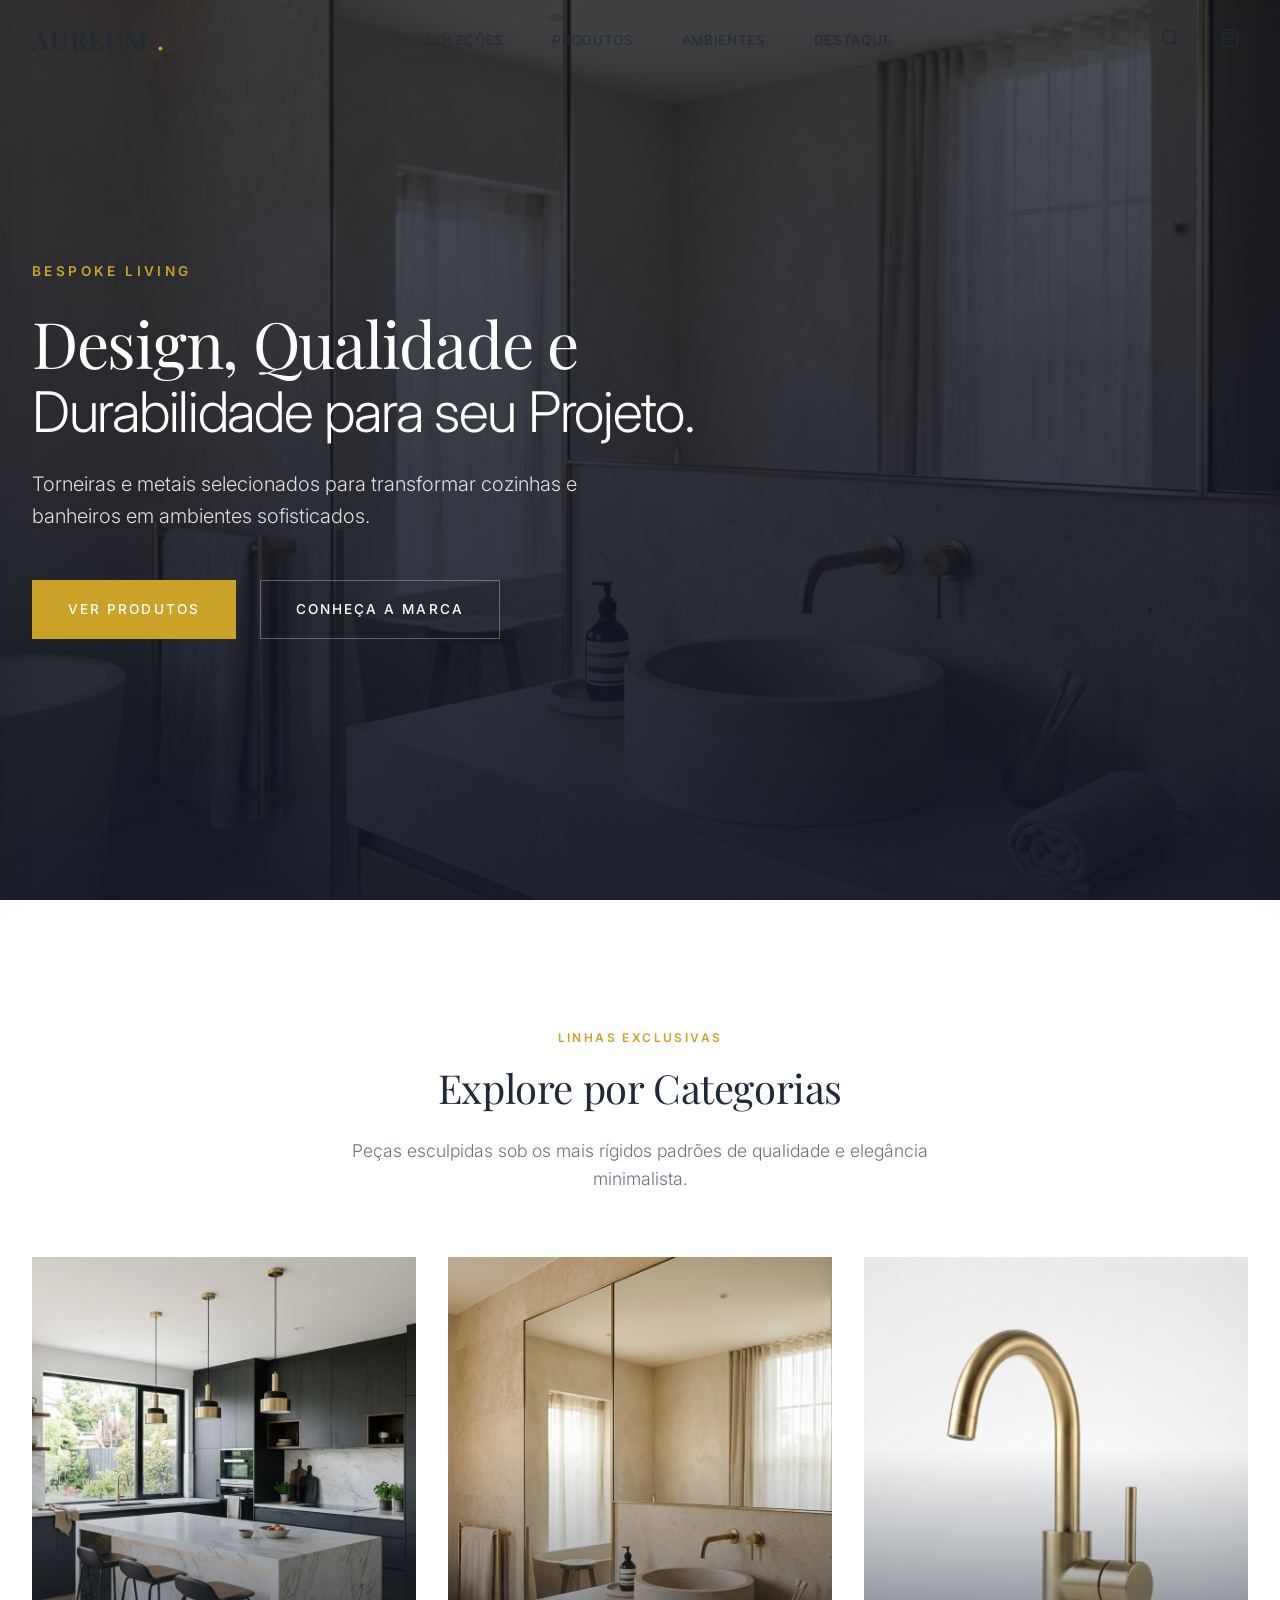
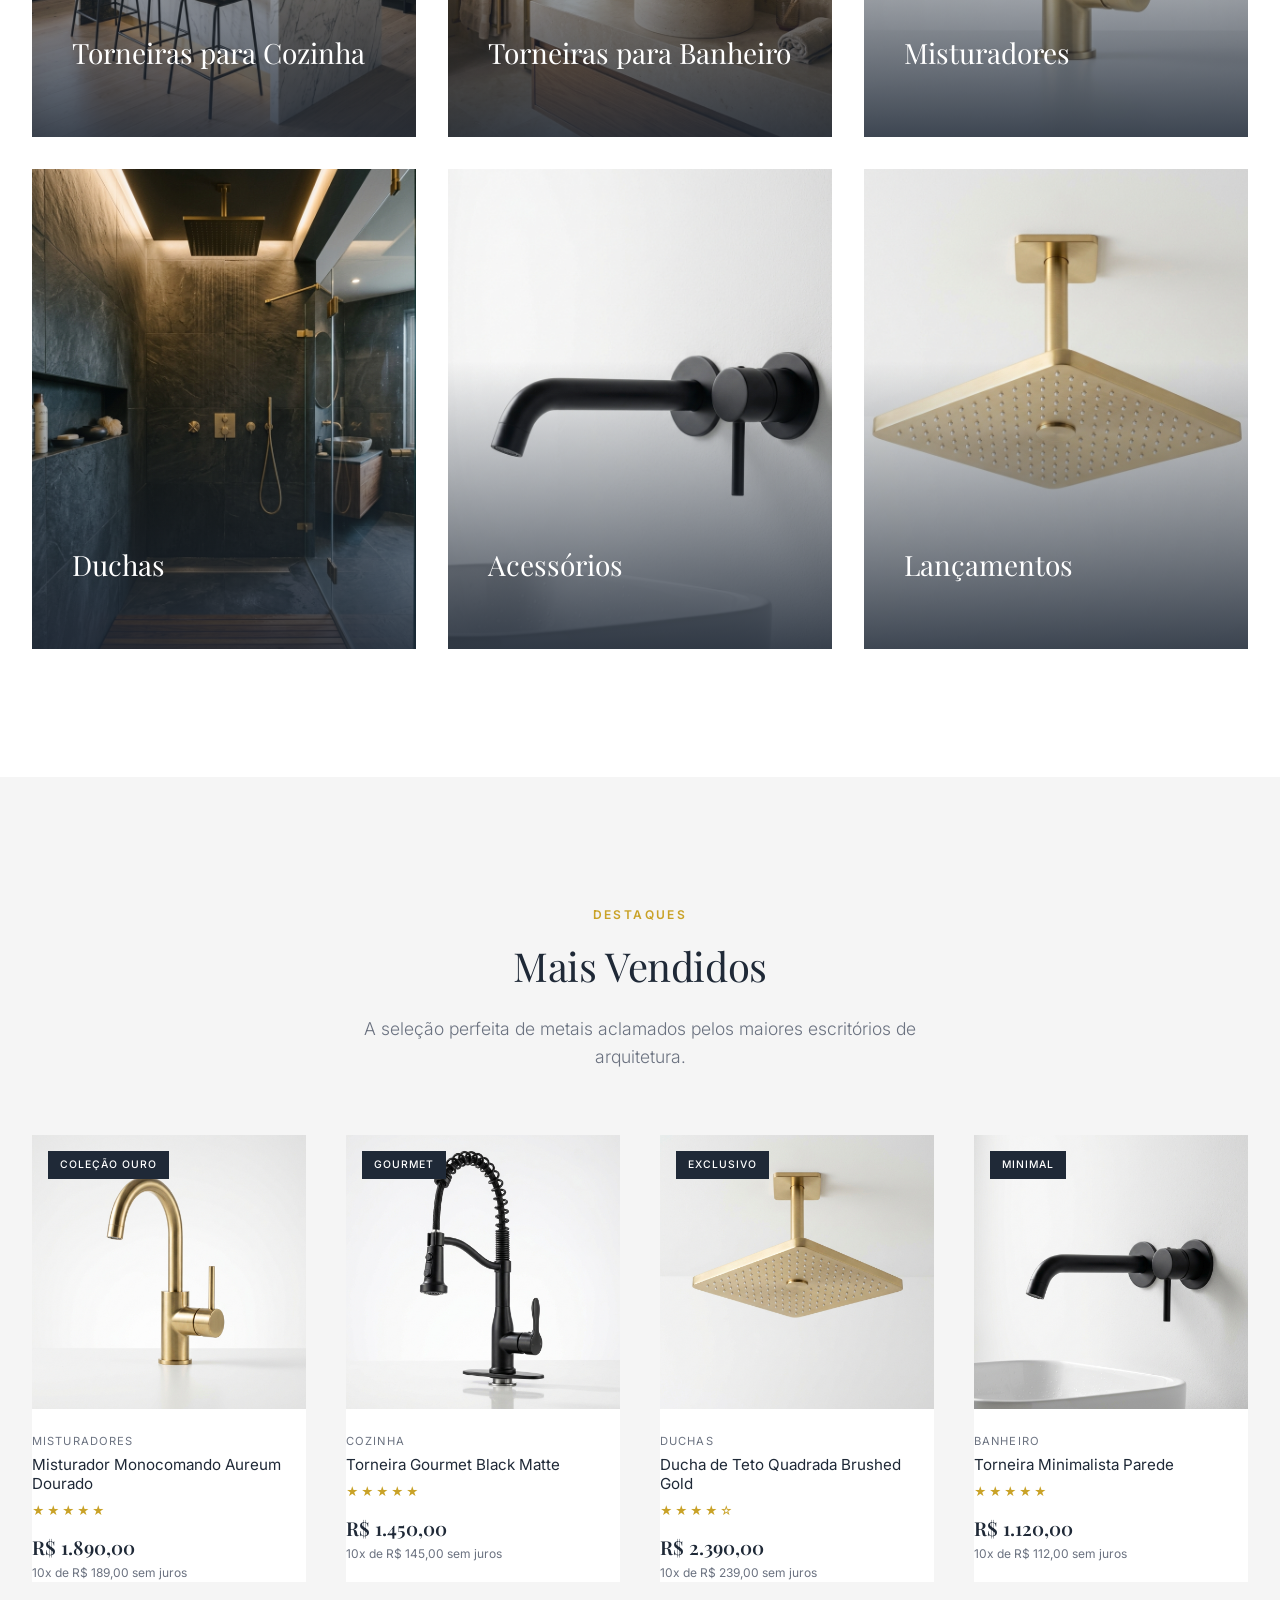
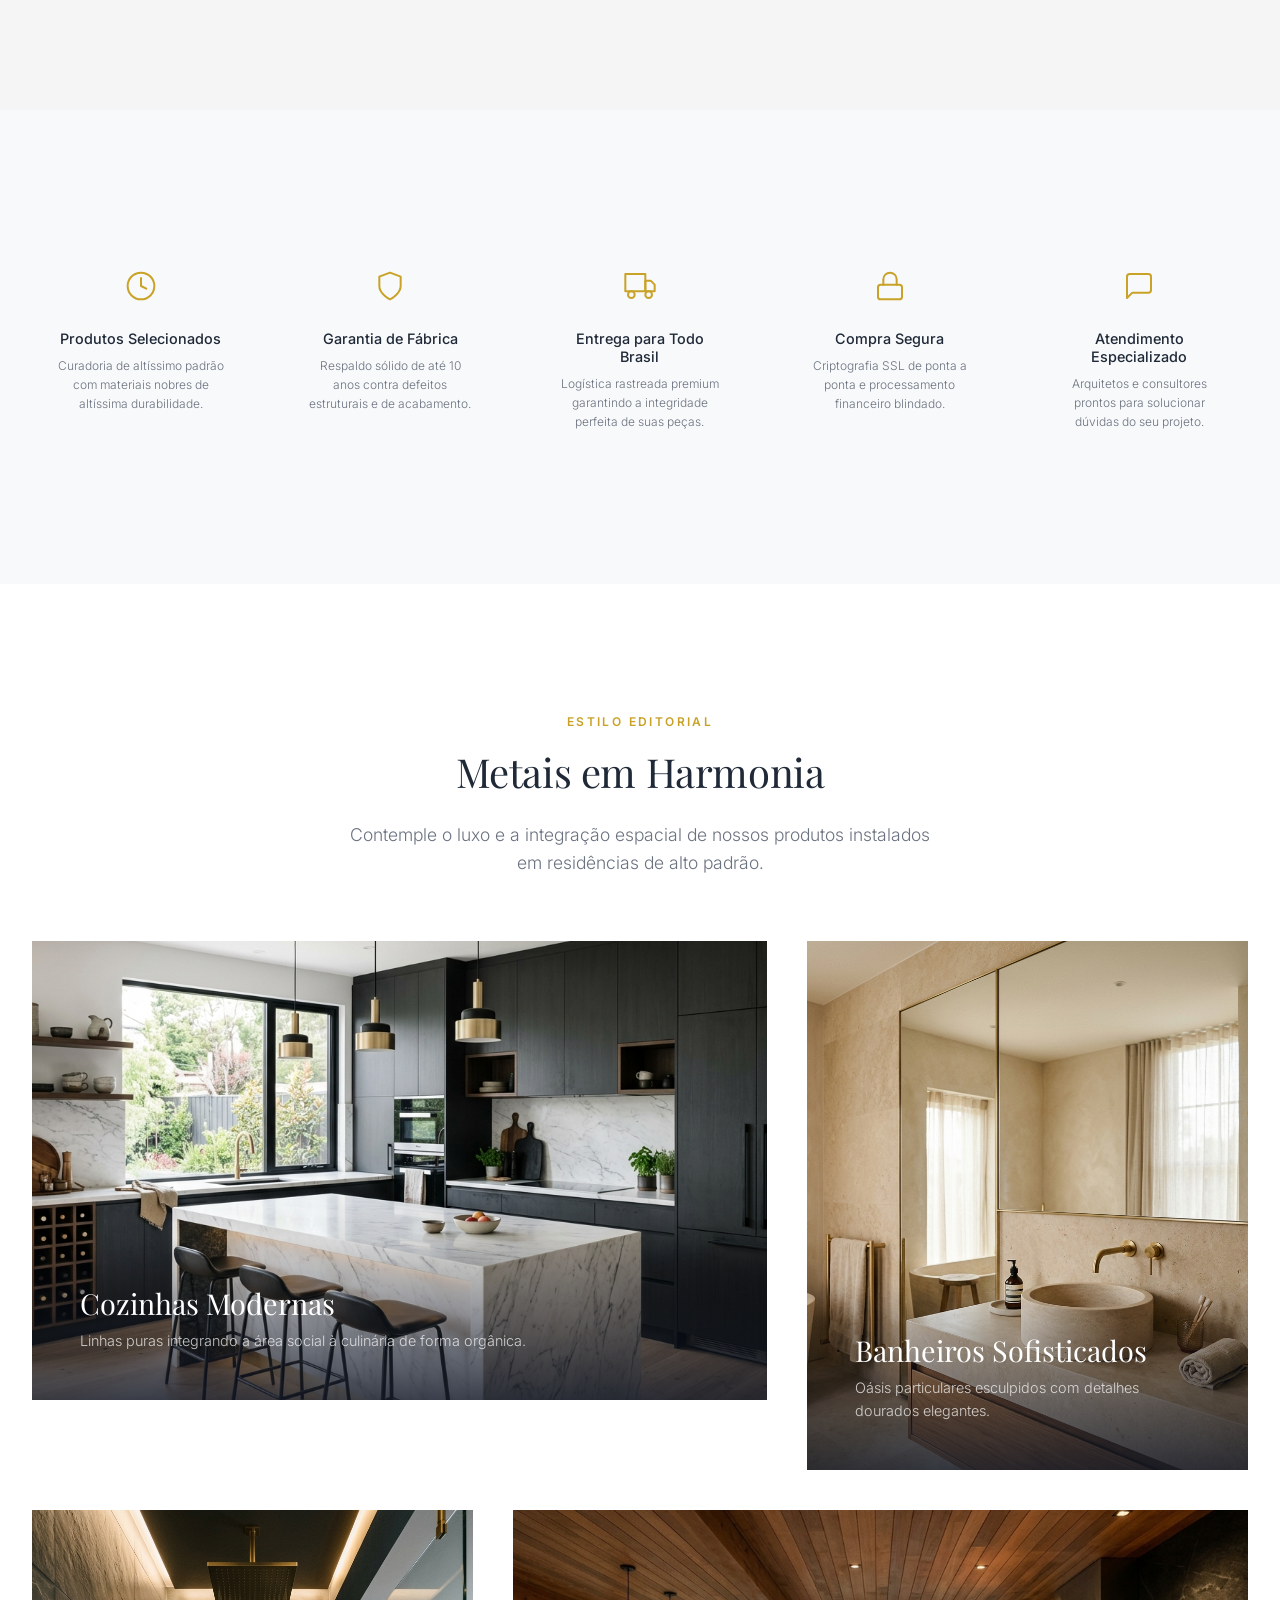
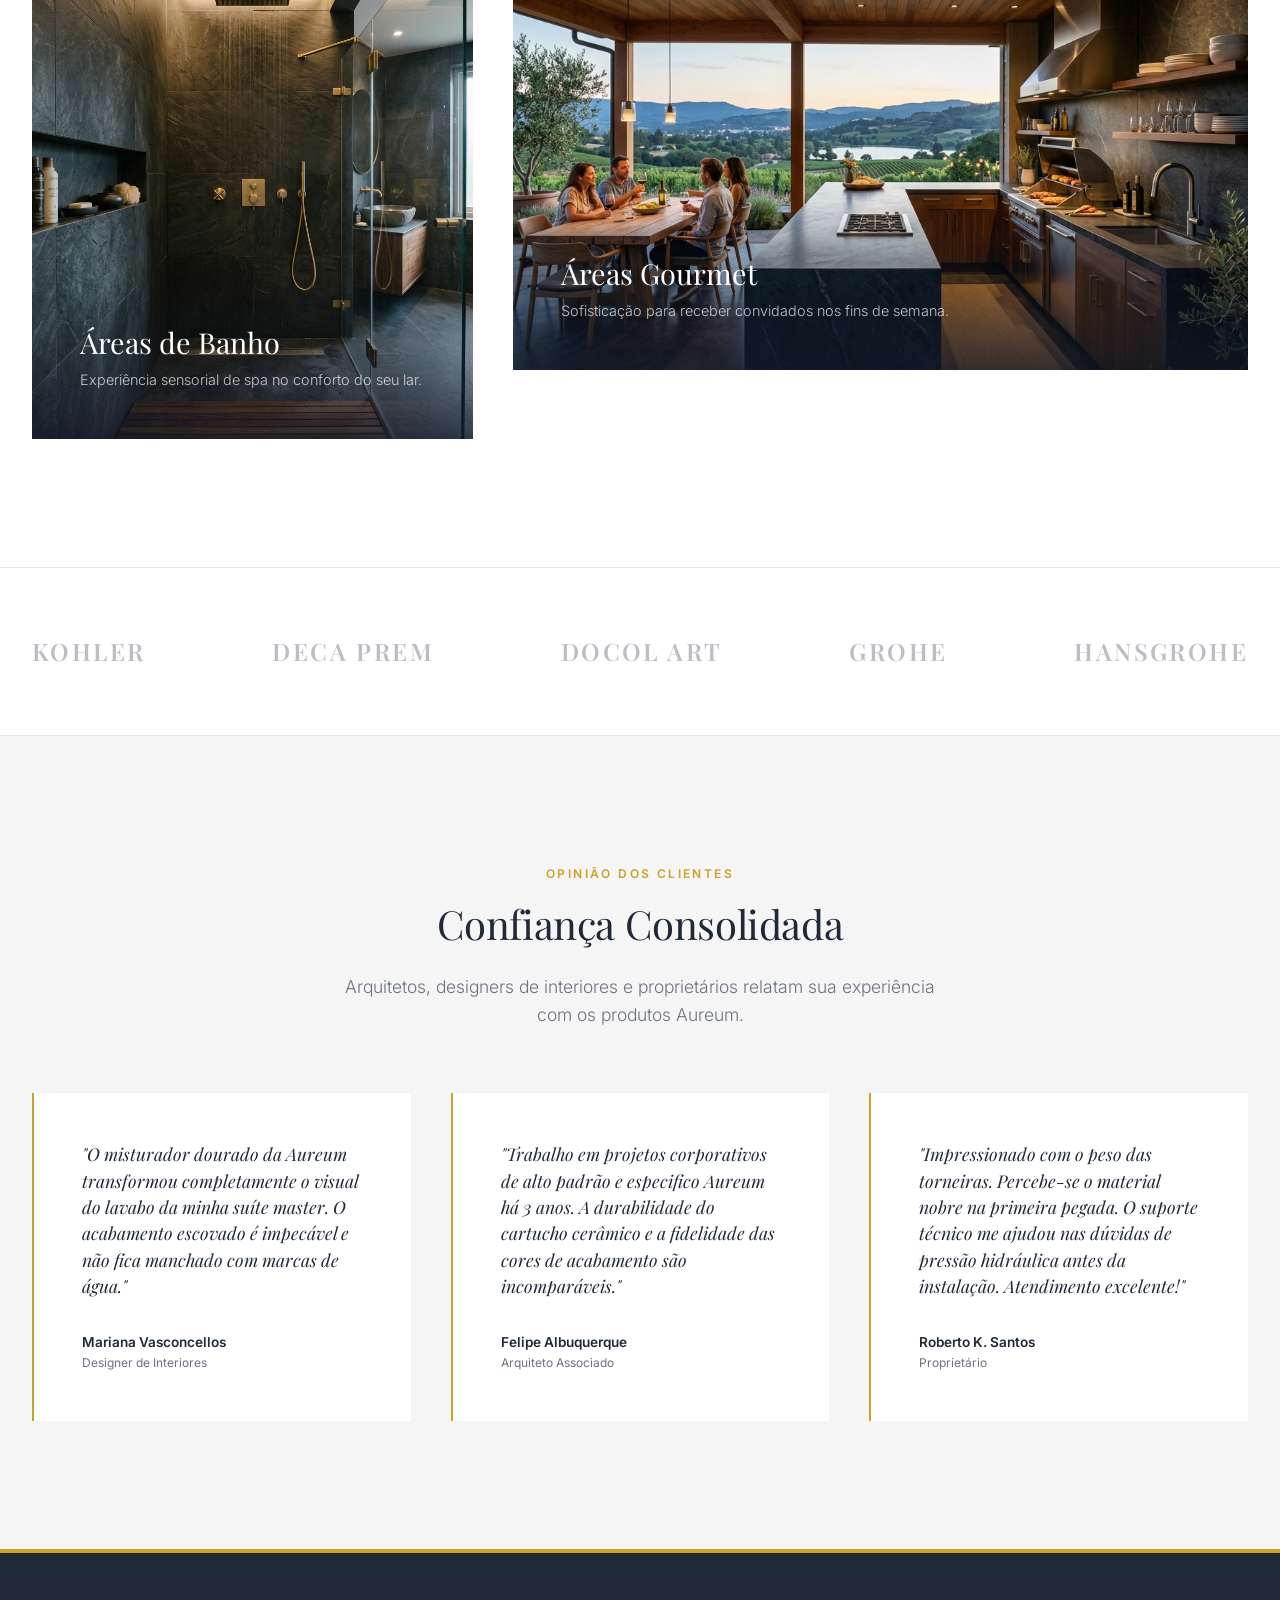
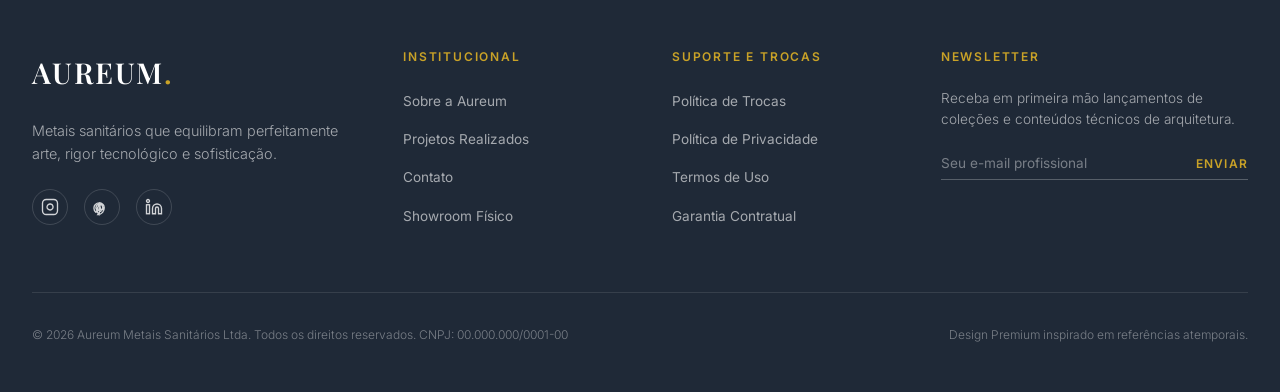
<file: index.html>
<!DOCTYPE html>
<html lang="pt-BR">
<head>
  <meta charset="UTF-8">
  <meta name="viewport" content="width=device-width, initial-scale=1.0">
  <meta name="description" content="Aureum Metais - E-commerce premium de torneiras, misturadores, duchas e acessórios de luxo para banheiros e cozinhas sofisticadas.">
  <title>Aureum Metais | Design e Sofisticação em Metais Sanitários</title>
  <link rel="stylesheet" href="css/style.css">
</head>
<body>

  <!-- --- TOAST NOTIFICATIONS CONTAINER --- -->
  <div id="toast-container" class="toast-container"></div>

  <!-- --- HEADER / NAVIGATION BAR --- -->
  <header>
    <div class="container">
      <!-- Mobile Hamburger -->
      <a href="#" class="menu-toggle" id="menu-toggle">
        <span></span>
        <span></span>
        <span></span>
      </a>

      <!-- Brand Logo -->
      <a href="index.html" class="logo" id="logo-brand">
        AUREUM<span>.</span>
      </a>

      <!-- Menu Items -->
      <ul class="nav-links">
        <li><a href="index.html#categorias">Coleções</a></li>
        <li><a href="index.html#produtos">Produtos</a></li>
        <li><a href="index.html#ambientes">Ambientes</a></li>
        <li><a href="produto.html">Destaque</a></li>
      </ul>

      <!-- Action Utilities -->
      <div class="header-actions">
        <!-- Search Button (Icon Mockup) -->
        <button class="header-btn" id="search-btn" aria-label="Pesquisar">
          <svg width="20" height="20" viewBox="0 0 24 24" fill="none" stroke="currentColor" stroke-width="1.8" stroke-linecap="round" stroke-linejoin="round"><circle cx="11" cy="11" r="8"></circle><line x1="21" y1="21" x2="16.65" y2="16.65"></line></svg>
        </button>
        <!-- Shopping Cart Icon -->
        <button class="header-btn" id="cart-toggle-btn" aria-label="Abrir Sacola">
          <svg width="20" height="20" viewBox="0 0 24 24" fill="none" stroke="currentColor" stroke-width="1.8" stroke-linecap="round" stroke-linejoin="round"><path d="M6 2L3 6v14a2 2 0 0 0 2 2h14a2 2 0 0 0 2-2V6l-3-4z"></path><line x1="3" y1="6" x2="21" y2="6"></line><path d="M16 10a4 4 0 0 1-8 0"></path></svg>
          <span class="cart-count" id="cart-count-nav" style="display: none;">0</span>
        </button>
      </div>
    </div>
  </header>

  <!-- --- MAIN HERO HERO SECTION --- -->
  <section class="hero" id="hero">
    <div class="hero-bg">
      <img src="img/hero_ambient.png" alt="Ambiente sofisticado com metais sanitários Aureum">
    </div>
    <div class="hero-overlay"></div>
    <div class="container">
      <div class="hero-content">
        <span class="hero-subtitle">Bespoke Living</span>
        <h1>Design, Qualidade e<span>Durabilidade para seu Projeto.</span></h1>
        <p>Torneiras e metais selecionados para transformar cozinhas e banheiros em ambientes sofisticados.</p>
        <div class="btn-group">
          <a href="#produtos" class="btn btn-primary" id="hero-cta-shop">Ver Produtos</a>
          <a href="#ambientes" class="btn btn-outline" id="hero-cta-brand">Conheça a Marca</a>
        </div>
      </div>
    </div>
  </section>

  <!-- --- CATEGORIES GRID SECTION --- -->
  <section class="section-spacing" id="categorias" style="background-color: var(--color-bg-white);">
    <div class="container">
      <div class="text-center">
        <span class="section-badge">Linhas Exclusivas</span>
        <h2 class="section-title">Explore por Categorias</h2>
        <p class="section-subtitle">Peças esculpidas sob os mais rígidos padrões de qualidade e elegância minimalista.</p>
      </div>

      <div class="categories-grid">
        <!-- Kitchen -->
        <a href="#produtos" class="category-card" id="cat-kitchen">
          <img src="img/cat_cozinha.png" alt="Torneiras para Cozinha" class="category-img">
          <div class="category-overlay">
            <h3>Torneiras para Cozinha</h3>
            <span>Ver Coleção <svg width="12" height="12" viewBox="0 0 24 24" fill="none" stroke="currentColor" stroke-width="2" stroke-linecap="round" stroke-linejoin="round" style="margin-left: 4px;"><line x1="5" y1="12" x2="19" y2="12"></line><polyline points="12 5 19 12 12 19"></polyline></svg></span>
          </div>
        </a>

        <!-- Bathroom -->
        <a href="#produtos" class="category-card" id="cat-bathroom">
          <img src="img/cat_banheiro.png" alt="Torneiras para Banheiro" class="category-img">
          <div class="category-overlay">
            <h3>Torneiras para Banheiro</h3>
            <span>Ver Coleção <svg width="12" height="12" viewBox="0 0 24 24" fill="none" stroke="currentColor" stroke-width="2" stroke-linecap="round" stroke-linejoin="round" style="margin-left: 4px;"><line x1="5" y1="12" x2="19" y2="12"></line><polyline points="12 5 19 12 12 19"></polyline></svg></span>
          </div>
        </a>

        <!-- Mixers -->
        <a href="#produtos" class="category-card" id="cat-mixers">
          <img src="img/cat_misturador.png" alt="Misturadores de Metal" class="category-img">
          <div class="category-overlay">
            <h3>Misturadores</h3>
            <span>Ver Coleção <svg width="12" height="12" viewBox="0 0 24 24" fill="none" stroke="currentColor" stroke-width="2" stroke-linecap="round" stroke-linejoin="round" style="margin-left: 4px;"><line x1="5" y1="12" x2="19" y2="12"></line><polyline points="12 5 19 12 12 19"></polyline></svg></span>
          </div>
        </a>

        <!-- Showers -->
        <a href="#produtos" class="category-card" id="cat-showers">
          <img src="img/cat_ducha.png" alt="Duchas Premium" class="category-img">
          <div class="category-overlay">
            <h3>Duchas</h3>
            <span>Ver Coleção <svg width="12" height="12" viewBox="0 0 24 24" fill="none" stroke="currentColor" stroke-width="2" stroke-linecap="round" stroke-linejoin="round" style="margin-left: 4px;"><line x1="5" y1="12" x2="19" y2="12"></line><polyline points="12 5 19 12 12 19"></polyline></svg></span>
          </div>
        </a>

        <!-- Accessories -->
        <a href="#produtos" class="category-card" id="cat-accessories">
          <img src="img/cat_acessorios.png" alt="Acessórios de Luxo" class="category-img">
          <div class="category-overlay">
            <h3>Acessórios</h3>
            <span>Ver Coleção <svg width="12" height="12" viewBox="0 0 24 24" fill="none" stroke="currentColor" stroke-width="2" stroke-linecap="round" stroke-linejoin="round" style="margin-left: 4px;"><line x1="5" y1="12" x2="19" y2="12"></line><polyline points="12 5 19 12 12 19"></polyline></svg></span>
          </div>
        </a>

        <!-- New arrivals -->
        <a href="#produtos" class="category-card" id="cat-new">
          <img src="img/cat_lancamentos.png" alt="Novos Lançamentos" class="category-img">
          <div class="category-overlay">
            <h3>Lançamentos</h3>
            <span>Ver Coleção <svg width="12" height="12" viewBox="0 0 24 24" fill="none" stroke="currentColor" stroke-width="2" stroke-linecap="round" stroke-linejoin="round" style="margin-left: 4px;"><line x1="5" y1="12" x2="19" y2="12"></line><polyline points="12 5 19 12 12 19"></polyline></svg></span>
          </div>
        </a>
      </div>
    </div>
  </section>

  <!-- --- FEATURED BEST SELLERS SECTION --- -->
  <section class="section-spacing" id="produtos" style="background-color: var(--color-bg-light);">
    <div class="container">
      <div class="text-center">
        <span class="section-badge">Destaques</span>
        <h2 class="section-title">Mais Vendidos</h2>
        <p class="section-subtitle">A seleção perfeita de metais aclamados pelos maiores escritórios de arquitetura.</p>
      </div>

      <div class="products-grid">
        <!-- Product 1 -->
        <div class="product-card" id="prod-1">
          <div class="product-image-container">
            <span class="product-badge">Coleção Ouro</span>
            <a href="produto.html"><img src="img/prod_misturador_dourado.png" alt="Misturador Monocomando Aureum Dourado" class="product-img"></a>
            <div class="product-actions">
              <button class="btn-buy-card" onclick="addToCartGlobal('prod_gold_mixer', 'Misturador Monocomando Aureum', 1890, 'img/prod_misturador_dourado.png', 'Dourado Escovado')">Comprar</button>
            </div>
          </div>
          <div class="product-info">
            <span class="product-category">Misturadores</span>
            <a href="produto.html"><h3 class="product-name">Misturador Monocomando Aureum Dourado</h3></a>
            <div class="product-rating">
              <span>★</span><span>★</span><span>★</span><span>★</span><span>★</span>
            </div>
            <div class="product-price-container">
              <span class="product-price">R$ 1.890,00</span>
              <span class="product-installments">10x de R$ 189,00 sem juros</span>
            </div>
          </div>
        </div>

        <!-- Product 2 -->
        <div class="product-card" id="prod-2">
          <div class="product-image-container">
            <span class="product-badge">Gourmet</span>
            <a href="produto.html"><img src="img/prod_gourmet_black.png" alt="Torneira Gourmet Black Matte" class="product-img"></a>
            <div class="product-actions">
              <button class="btn-buy-card" onclick="addToCartGlobal('prod_gourmet_black', 'Torneira Gourmet Black Matte', 1450, 'img/prod_gourmet_black.png', 'Black Matte')">Comprar</button>
            </div>
          </div>
          <div class="product-info">
            <span class="product-category">Cozinha</span>
            <a href="produto.html"><h3 class="product-name">Torneira Gourmet Black Matte</h3></a>
            <div class="product-rating">
              <span>★</span><span>★</span><span>★</span><span>★</span><span>★</span>
            </div>
            <div class="product-price-container">
              <span class="product-price">R$ 1.450,00</span>
              <span class="product-installments">10x de R$ 145,00 sem juros</span>
            </div>
          </div>
        </div>

        <!-- Product 3 -->
        <div class="product-card" id="prod-3">
          <div class="product-image-container">
            <span class="product-badge">Exclusivo</span>
            <a href="produto.html"><img src="img/prod_ducha_quadrada.png" alt="Ducha de Teto Quadrada Brushed Gold" class="product-img"></a>
            <div class="product-actions">
              <button class="btn-buy-card" onclick="addToCartGlobal('prod_shower_gold', 'Ducha de Teto Quadrada', 2390, 'img/prod_ducha_quadrada.png', 'Brushed Gold')">Comprar</button>
            </div>
          </div>
          <div class="product-info">
            <span class="product-category">Duchas</span>
            <a href="produto.html"><h3 class="product-name">Ducha de Teto Quadrada Brushed Gold</h3></a>
            <div class="product-rating">
              <span>★</span><span>★</span><span>★</span><span>★</span><span>☆</span>
            </div>
            <div class="product-price-container">
              <span class="product-price">R$ 2.390,00</span>
              <span class="product-installments">10x de R$ 239,00 sem juros</span>
            </div>
          </div>
        </div>

        <!-- Product 4 -->
        <div class="product-card" id="prod-4">
          <div class="product-image-container">
            <span class="product-badge">Minimal</span>
            <a href="produto.html"><img src="img/prod_torneira_parede.png" alt="Torneira Minimalista de Parede Black" class="product-img"></a>
            <div class="product-actions">
              <button class="btn-buy-card" onclick="addToCartGlobal('prod_wall_black', 'Torneira Minimalista Parede', 1120, 'img/prod_torneira_parede.png', 'Black Matte')">Comprar</button>
            </div>
          </div>
          <div class="product-info">
            <span class="product-category">Banheiro</span>
            <a href="produto.html"><h3 class="product-name">Torneira Minimalista Parede</h3></a>
            <div class="product-rating">
              <span>★</span><span>★</span><span>★</span><span>★</span><span>★</span>
            </div>
            <div class="product-price-container">
              <span class="product-price">R$ 1.120,00</span>
              <span class="product-installments">10x de R$ 112,00 sem juros</span>
            </div>
          </div>
        </div>
      </div>
    </div>
  </section>

  <!-- --- DIFFERENTIALS SECTION --- -->
  <section class="section-spacing differentials" id="diferenciais">
    <div class="container">
      <div class="differentials-grid">
        <!-- Diff 1 -->
        <div class="differential-card" id="diff-1">
          <div class="differential-icon">
            <svg width="32" height="32" viewBox="0 0 24 24" fill="none" stroke="currentColor" stroke-width="1.5" stroke-linecap="round" stroke-linejoin="round"><circle cx="12" cy="12" r="10"></circle><polyline points="12 6 12 12 16 14"></polyline></svg>
          </div>
          <h4>Produtos Selecionados</h4>
          <p>Curadoria de altíssimo padrão com materiais nobres de altíssima durabilidade.</p>
        </div>

        <!-- Diff 2 -->
        <div class="differential-card" id="diff-2">
          <div class="differential-icon">
            <svg width="32" height="32" viewBox="0 0 24 24" fill="none" stroke="currentColor" stroke-width="1.5" stroke-linecap="round" stroke-linejoin="round"><path d="M12 22s8-4 8-10V5l-8-3-8 3v7c0 6 8 10 8 10z"></path></svg>
          </div>
          <h4>Garantia de Fábrica</h4>
          <p>Respaldo sólido de até 10 anos contra defeitos estruturais e de acabamento.</p>
        </div>

        <!-- Diff 3 -->
        <div class="differential-card" id="diff-3">
          <div class="differential-icon">
            <svg width="32" height="32" viewBox="0 0 24 24" fill="none" stroke="currentColor" stroke-width="1.5" stroke-linecap="round" stroke-linejoin="round"><rect x="1" y="3" width="15" height="13"></rect><polygon points="16 8 20 8 23 11 23 16 16 16 16 8"></polygon><circle cx="5.5" cy="18.5" r="2.5"></circle><circle cx="18.5" cy="18.5" r="2.5"></circle></svg>
          </div>
          <h4>Entrega para Todo Brasil</h4>
          <p>Logística rastreada premium garantindo a integridade perfeita de suas peças.</p>
        </div>

        <!-- Diff 4 -->
        <div class="differential-card" id="diff-4">
          <div class="differential-icon">
            <svg width="32" height="32" viewBox="0 0 24 24" fill="none" stroke="currentColor" stroke-width="1.5" stroke-linecap="round" stroke-linejoin="round"><rect x="3" y="11" width="18" height="11" rx="2" ry="2"></rect><path d="M7 11V7a5 5 0 0 1 10 0v4"></path></svg>
          </div>
          <h4>Compra Segura</h4>
          <p>Criptografia SSL de ponta a ponta e processamento financeiro blindado.</p>
        </div>

        <!-- Diff 5 -->
        <div class="differential-card" id="diff-5">
          <div class="differential-icon">
            <svg width="32" height="32" viewBox="0 0 24 24" fill="none" stroke="currentColor" stroke-width="1.5" stroke-linecap="round" stroke-linejoin="round"><path d="M21 15a2 2 0 0 1-2 2H7l-4 4V5a2 2 0 0 1 2-2h14a2 2 0 0 1 2 2z"></path></svg>
          </div>
          <h4>Atendimento Especializado</h4>
          <p>Arquitetos e consultores prontos para solucionar dúvidas do seu projeto.</p>
        </div>
      </div>
    </div>
  </section>

  <!-- --- EDITORIAL ENVIRONMENTS GALLERY --- -->
  <section class="section-spacing" id="ambientes" style="background-color: var(--color-bg-white);">
    <div class="container">
      <div class="text-center">
        <span class="section-badge">Estilo Editorial</span>
        <h2 class="section-title">Metais em Harmonia</h2>
        <p class="section-subtitle">Contemple o luxo e a integração espacial de nossos produtos instalados em residências de alto padrão.</p>
      </div>

      <!-- Grid Row 1 -->
      <div class="ambients-grid">
        <div class="ambient-card" id="env-1">
          <img src="img/env_kitchen.png" alt="Cozinha Gourmet Moderna" class="ambient-img">
          <div class="ambient-info">
            <h3>Cozinhas Modernas</h3>
            <p>Linhas puras integrando a área social à culinária de forma orgânica.</p>
          </div>
        </div>
        <div class="ambient-card small" id="env-2">
          <img src="img/hero_ambient.png" alt="Banheiro Minimalista Clássico" class="ambient-img">
          <div class="ambient-info">
            <h3>Banheiros Sofisticados</h3>
            <p>Oásis particulares esculpidos com detalhes dourados elegantes.</p>
          </div>
        </div>
      </div>

      <!-- Grid Row 2 -->
      <div class="ambients-grid-reverse">
        <div class="ambient-card small" id="env-3">
          <img src="img/env_shower.png" alt="Ducha Luxo Cabine" class="ambient-img">
          <div class="ambient-info">
            <h3>Áreas de Banho</h3>
            <p>Experiência sensorial de spa no conforto do seu lar.</p>
          </div>
        </div>
        <div class="ambient-card" id="env-4">
          <img src="img/env_gourmet.png" alt="Espaço Gourmet Integrado" class="ambient-img">
          <div class="ambient-info">
            <h3>Áreas Gourmet</h3>
            <p>Sofisticação para receber convidados nos fins de semana.</p>
          </div>
        </div>
      </div>
    </div>
  </section>

  <!-- --- BRANDS LOGO GRID --- -->
  <section class="brands">
    <div class="container">
      <div class="brands-flex">
        <span class="brand-logo">KOHLER</span>
        <span class="brand-logo">DECA PREM</span>
        <span class="brand-logo">DOCOL ART</span>
        <span class="brand-logo">GROHE</span>
        <span class="brand-logo">HANSGROHE</span>
      </div>
    </div>
  </section>

  <!-- --- TESTIMONIALS SECTION --- -->
  <section class="section-spacing testimonials" id="depoimentos">
    <div class="container">
      <div class="text-center">
        <span class="section-badge">Opinião dos Clientes</span>
        <h2 class="section-title">Confiança Consolidada</h2>
        <p class="section-subtitle">Arquitetos, designers de interiores e proprietários relatam sua experiência com os produtos Aureum.</p>
      </div>

      <div class="testimonials-grid">
        <!-- Testimonial 1 -->
        <div class="testimonial-card" id="test-1">
          <p class="testimonial-quote">"O misturador dourado da Aureum transformou completamente o visual do lavabo da minha suíte master. O acabamento escovado é impecável e não fica manchado com marcas de água."</p>
          <div class="testimonial-author">
            <span class="testimonial-name">Mariana Vasconcellos</span>
            <span class="testimonial-title">Designer de Interiores</span>
          </div>
        </div>

        <!-- Testimonial 2 -->
        <div class="testimonial-card" id="test-2">
          <p class="testimonial-quote">"Trabalho em projetos corporativos de alto padrão e especifico Aureum há 3 anos. A durabilidade do cartucho cerâmico e a fidelidade das cores de acabamento são incomparáveis."</p>
          <div class="testimonial-author">
            <span class="testimonial-name">Felipe Albuquerque</span>
            <span class="testimonial-title">Arquiteto Associado</span>
          </div>
        </div>

        <!-- Testimonial 3 -->
        <div class="testimonial-card" id="test-3">
          <p class="testimonial-quote">"Impressionado com o peso das torneiras. Percebe-se o material nobre na primeira pegada. O suporte técnico me ajudou nas dúvidas de pressão hidráulica antes da instalação. Atendimento excelente!"</p>
          <div class="testimonial-author">
            <span class="testimonial-name">Roberto K. Santos</span>
            <span class="testimonial-title">Proprietário</span>
          </div>
        </div>
      </div>
    </div>
  </section>

  <!-- --- FOOTER --- -->
  <footer>
    <div class="container">
      <div class="footer-grid">
        <div class="footer-info">
          <a href="index.html" class="footer-logo">AUREUM<span>.</span></a>
          <p>Metais sanitários que equilibram perfeitamente arte, rigor tecnológico e sofisticação.</p>
          <div class="footer-socials">
            <a href="#" class="footer-social-link flex-center" aria-label="Instagram"><svg width="18" height="18" viewBox="0 0 24 24" fill="none" stroke="currentColor" stroke-width="1.8"><rect x="2" y="2" width="20" height="20" rx="5" ry="5"></rect><path d="M16 11.37A4 4 0 1 1 12.63 8 4 4 0 0 1 16 11.37z"></path><line x1="17.5" y1="6.5" x2="17.51" y2="6.5"></line></svg></a>
            <a href="#" class="footer-social-link flex-center" aria-label="Pinterest"><svg width="18" height="18" viewBox="0 0 24 24" fill="none" stroke="currentColor" stroke-width="1.8"><path d="M8 22a9 9 0 0 1-2.56-5.46C5.07 13 7.84 8.78 11.75 8.78c1.86 0 3 .89 3 2.5 0 2.21-1.34 4-2.82 4a1.86 1.86 0 0 1-1.93-1.55c0-.13-.07-.3-.07-.3l-1 4.1C8.32 20 6.64 22 6.64 22c5.38 0 8.36-4.5 8.36-8.9A6.73 6.73 0 0 0 8.25 6.4a7 7 0 0 0-7 7.07 6.42 6.42 0 0 0 2.45 5.34c.4.32.77.16.89-.3s.38-1.5.5-2c.08-.32.05-.47-.19-.76a4.42 4.42 0 0 1-1-2.9A4.75 4.75 0 0 1 8.25 8.25c3 0 4.75 2 4.75 4.88a5 5 0 0 1-2.83 4.67 2.06 2.06 0 0 1-2-2.18c0-.62.3-1.21.3-1.21l1-3.8c.2-.76-.05-1.55-.73-1.55A1.5 1.5 0 0 0 7.3 11a7 7 0 0 0-1.2 3.5c0 1.25.68 2.2 2 2.2a3 3 0 0 0 .9-.13L8 22z"></path></svg></a>
            <a href="#" class="footer-social-link flex-center" aria-label="LinkedIn"><svg width="18" height="18" viewBox="0 0 24 24" fill="none" stroke="currentColor" stroke-width="1.8"><path d="M16 8a6 6 0 0 1 6 6v7h-4v-7a2 2 0 0 0-2-2 2 2 0 0 0-2 2v7h-4v-7a6 6 0 0 1 6-6z"></path><rect x="2" y="9" width="4" height="12"></rect><circle cx="4" cy="4" r="2"></circle></svg></a>
          </div>
        </div>

        <div>
          <h4 class="footer-title">Institucional</h4>
          <ul class="footer-links">
            <li><a href="#">Sobre a Aureum</a></li>
            <li><a href="#">Projetos Realizados</a></li>
            <li><a href="#">Contato</a></li>
            <li><a href="#">Showroom Físico</a></li>
          </ul>
        </div>

        <div>
          <h4 class="footer-title">Suporte e Trocas</h4>
          <ul class="footer-links">
            <li><a href="#">Política de Trocas</a></li>
            <li><a href="#">Política de Privacidade</a></li>
            <li><a href="#">Termos de Uso</a></li>
            <li><a href="#">Garantia Contratual</a></li>
          </ul>
        </div>

        <div class="footer-newsletter">
          <h4 class="footer-title">Newsletter</h4>
          <p>Receba em primeira mão lançamentos de coleções e conteúdos técnicos de arquitetura.</p>
          <form class="newsletter-form" onsubmit="event.preventDefault(); alert('Inscrito com sucesso!'); this.reset();">
            <input type="email" placeholder="Seu e-mail profissional" class="newsletter-input" required aria-label="E-mail profissional para newsletter">
            <button type="submit" class="newsletter-btn">Enviar</button>
          </form>
        </div>
      </div>

      <div class="footer-bottom">
        <p>&copy; 2026 Aureum Metais Sanitários Ltda. Todos os direitos reservados. CNPJ: 00.000.000/0001-00</p>
        <p>Design Premium inspirado em referências atemporais.</p>
      </div>
    </div>
  </footer>

  <!-- --- CART SIDE DRAWER PANEL --- -->
  <div class="cart-drawer-backdrop" id="cart-backdrop"></div>
  <div class="cart-drawer" id="cart-drawer">
    <div class="cart-drawer-header">
      <h2>Sacola de Compras</h2>
      <button class="cart-close-btn" id="cart-close-btn" aria-label="Fechar Sacola">&times;</button>
    </div>
    <!-- Cart Items dynamic container -->
    <div class="cart-drawer-content" id="cart-drawer-content">
      <!-- Injected by JS -->
    </div>
    <!-- Summary and checkout -->
    <div class="cart-drawer-footer">
      <div class="cart-summary-row">
        <span>Subtotal</span>
        <span id="cart-total-val">R$ 0,00</span>
      </div>
      <div class="cart-summary-row" style="font-size: 0.8rem; color: var(--color-text-muted);">
        <span>Frete</span>
        <span>Calculado no Checkout</span>
      </div>
      <button class="btn-checkout" id="checkout-btn" onclick="alert('Funcionalidade de pagamento simulada. Obrigado pela preferência!');">Finalizar Pedido</button>
    </div>
  </div>

  <!-- --- MOBILE DRAWER NAVIGATION MENU --- -->
  <div class="mobile-nav-drawer" id="mobile-nav">
    <div class="mobile-nav-header">
      <span class="logo">AUREUM<span>.</span></span>
      <button class="cart-close-btn" id="mobile-nav-close" aria-label="Fechar Menu">&times;</button>
    </div>
    <ul class="mobile-nav-links">
      <li><a href="#categorias" onclick="document.getElementById('mobile-nav-close').click();">Coleções</a></li>
      <li><a href="#produtos" onclick="document.getElementById('mobile-nav-close').click();">Produtos</a></li>
      <li><a href="#ambientes" onclick="document.getElementById('mobile-nav-close').click();">Ambientes</a></li>
      <li><a href="produto.html">Produto Destaque</a></li>
    </ul>
    <div class="mobile-nav-footer">
      <div class="mobile-nav-socials">
        <!-- Social tags -->
        <a href="#">Instagram</a>
        <a href="#">Pinterest</a>
      </div>
    </div>
  </div>

  <script src="js/main.js"></script>
</body>
</html>
</file>
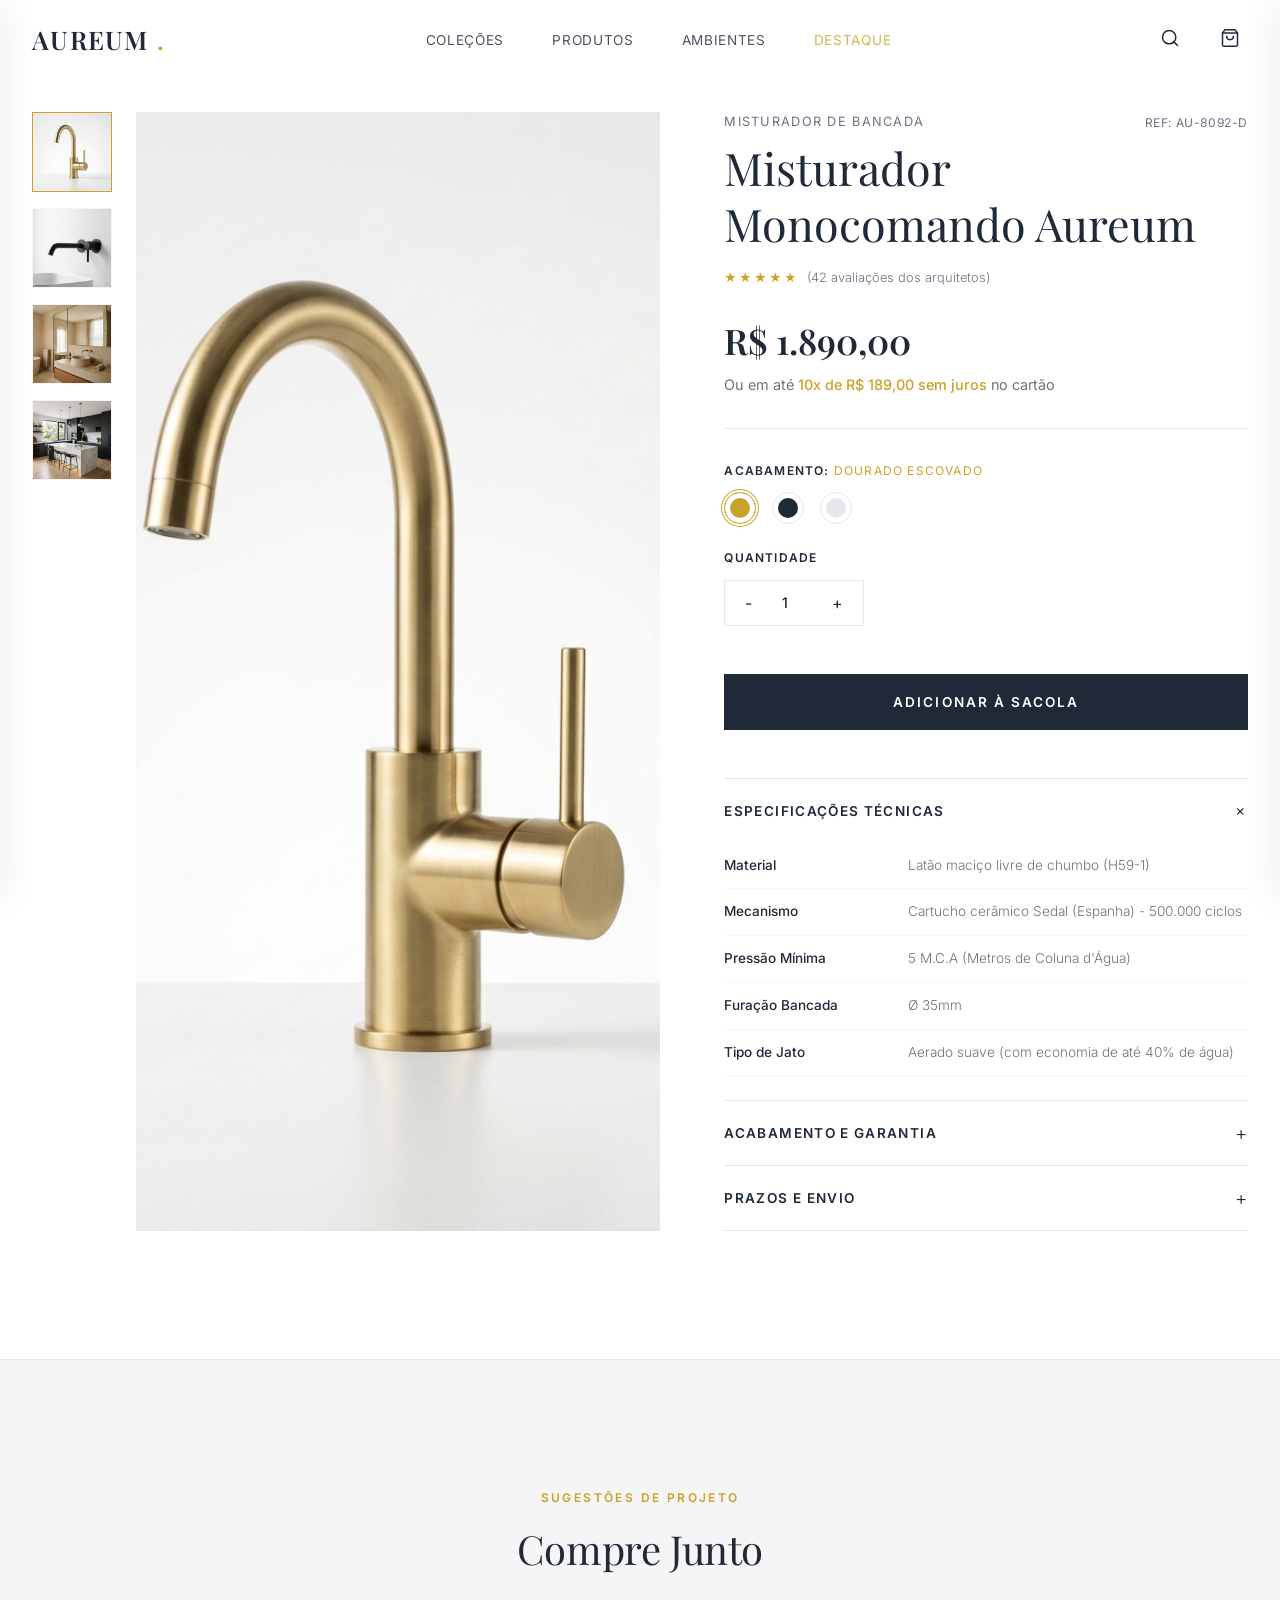
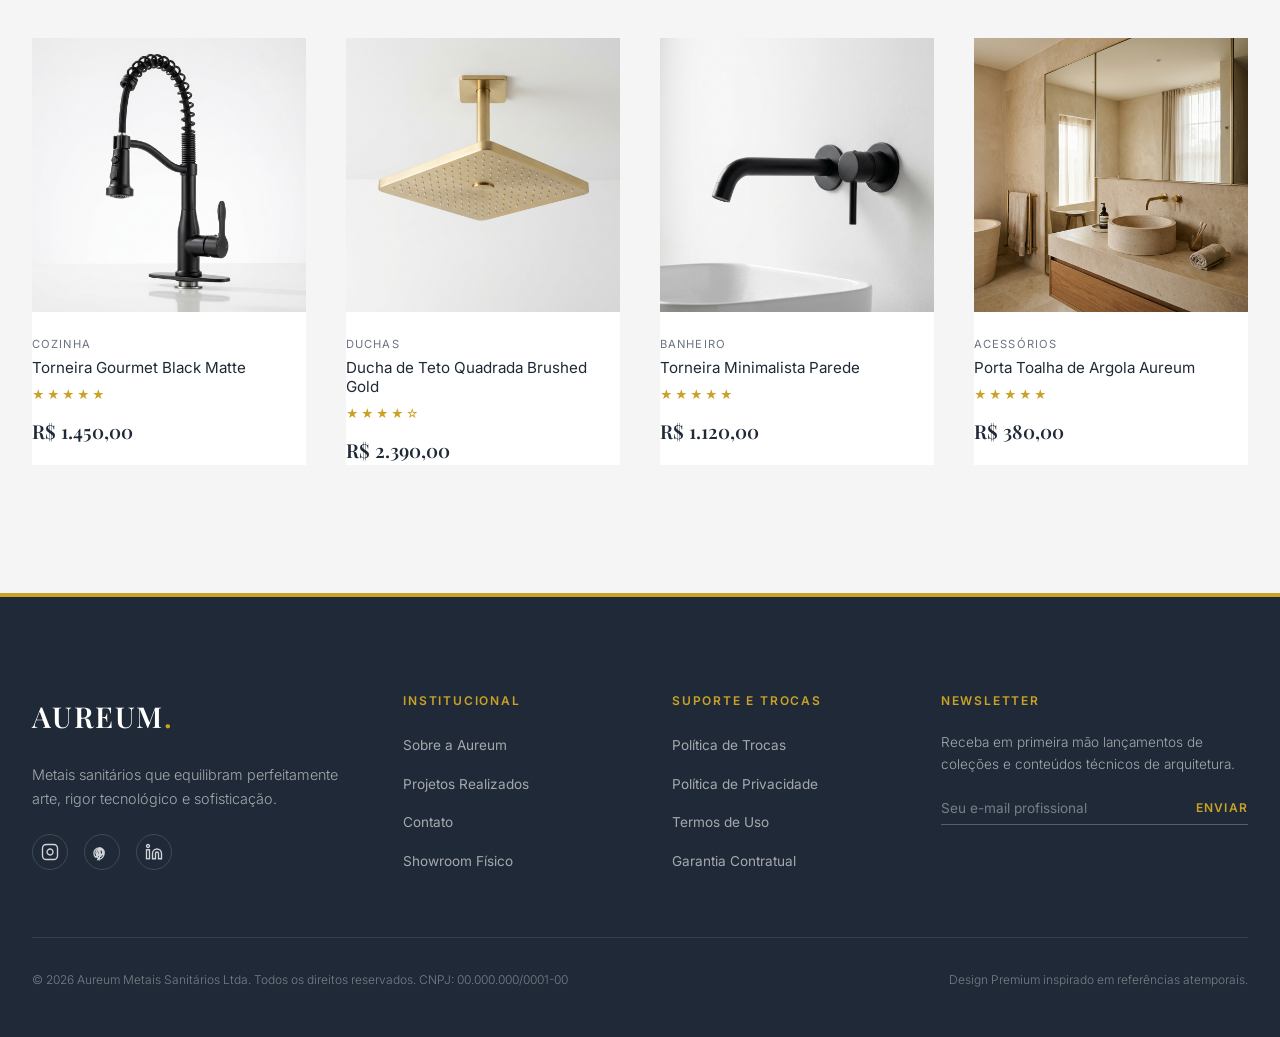
<file: produto.html>
<!DOCTYPE html>
<html lang="pt-BR">
<head>
  <meta charset="UTF-8">
  <meta name="viewport" content="width=device-width, initial-scale=1.0">
  <meta name="description" content="Misturador Monocomando Aureum Dourado - Peça esculpida em latão de alta pureza com acabamento em ouro escovado. Compre metais sanitários de luxo.">
  <title>Misturador Monocomando Aureum Dourado | Aureum Metais</title>
  <link rel="stylesheet" href="css/style.css">
</head>
<body class="product-page">

  <!-- --- TOAST NOTIFICATIONS CONTAINER --- -->
  <div id="toast-container" class="toast-container"></div>

  <!-- --- HEADER / NAVIGATION BAR --- -->
  <header class="scrolled"> <!-- Force header styling on inner pages -->
    <div class="container">
      <!-- Mobile Hamburger -->
      <a href="#" class="menu-toggle" id="menu-toggle">
        <span></span>
        <span></span>
        <span></span>
      </a>

      <!-- Brand Logo -->
      <a href="index.html" class="logo" id="logo-brand">
        AUREUM<span>.</span>
      </a>

      <!-- Menu Items -->
      <ul class="nav-links">
        <li><a href="index.html#categorias">Coleções</a></li>
        <li><a href="index.html#produtos">Produtos</a></li>
        <li><a href="index.html#ambientes">Ambientes</a></li>
        <li><a href="produto.html" style="color: var(--color-accent);">Destaque</a></li>
      </ul>

      <!-- Action Utilities -->
      <div class="header-actions">
        <button class="header-btn" id="search-btn" aria-label="Pesquisar">
          <svg width="20" height="20" viewBox="0 0 24 24" fill="none" stroke="currentColor" stroke-width="1.8" stroke-linecap="round" stroke-linejoin="round"><circle cx="11" cy="11" r="8"></circle><line x1="21" y1="21" x2="16.65" y2="16.65"></line></svg>
        </button>
        <button class="header-btn" id="cart-toggle-btn" aria-label="Abrir Sacola">
          <svg width="20" height="20" viewBox="0 0 24 24" fill="none" stroke="currentColor" stroke-width="1.8" stroke-linecap="round" stroke-linejoin="round"><path d="M6 2L3 6v14a2 2 0 0 0 2 2h14a2 2 0 0 0 2-2V6l-3-4z"></path><line x1="3" y1="6" x2="21" y2="6"></line><path d="M16 10a4 4 0 0 1-8 0"></path></svg>
          <span class="cart-count" id="cart-count-nav" style="display: none;">0</span>
        </button>
      </div>
    </div>
  </header>

  <!-- --- PRODUCT DETAIL VIEW SECTION --- -->
  <main class="container" style="margin-bottom: 8rem;">
    <div class="product-detail-layout">
      <!-- Left Column: Gallery -->
      <div class="product-gallery">
        <!-- Thumbnails Column -->
        <div class="gallery-thumbnails">
          <div class="gallery-thumb active" id="thumb-1">
            <img src="img/prod_misturador_dourado.png" alt="Misturador Dourado Detalhe">
          </div>
          <div class="gallery-thumb" id="thumb-2">
            <img src="img/prod_torneira_parede.png" alt="Misturador Preto Parede Detalhe">
          </div>
          <div class="gallery-thumb" id="thumb-3">
            <img src="img/hero_ambient.png" alt="Misturador Dourado no Ambiente">
          </div>
          <div class="gallery-thumb" id="thumb-4">
            <img src="img/env_kitchen.png" alt="Cozinha Integrada Detalhe">
          </div>
        </div>

        <!-- Main Viewport -->
        <div class="main-image-viewport" id="main-image-viewport">
          <img src="img/prod_misturador_dourado.png" alt="Misturador Monocomando Aureum Dourado" id="main-product-img">
        </div>
      </div>

      <!-- Right Column: Product details & cart additions -->
      <div class="product-details">
        <div class="product-meta">
          <span class="product-category" style="font-size:0.8rem;">Misturador de Bancada</span>
          <span class="product-ref">REF: AU-8092-D</span>
        </div>
        <h1>Misturador Monocomando Aureum</h1>
        
        <!-- Ratings -->
        <div class="product-rating">
          <span>★</span><span>★</span><span>★</span><span>★</span><span>★</span>
          <span style="color: var(--color-text-muted); font-size: 0.8rem; margin-left: 0.5rem; font-weight: 300;">(42 avaliações dos arquitetos)</span>
        </div>

        <!-- Pricing box -->
        <div class="price-box">
          <div class="price-main">R$ 1.890,00</div>
          <div class="price-installments-lg">Ou em até <span>10x de R$ 189,00 sem juros</span> no cartão</div>
        </div>

        <!-- Configuration Selector -->
        <div class="product-config">
          <div>
            <div class="config-title">Acabamento: <span id="config-variant-text" style="font-weight: 400; color: var(--color-accent);">Dourado Escovado</span></div>
            <div class="finish-selectors">
              <!-- Brushed Gold -->
              <button class="finish-btn gold active" data-variant="gold" data-variant-name="Dourado Escovado" aria-label="Acabamento Dourado Escovado"></button>
              <!-- Matte Black -->
              <button class="finish-btn black" data-variant="black" data-variant-name="Black Matte" aria-label="Acabamento Black Matte"></button>
              <!-- Chrome -->
              <button class="finish-btn chrome" data-variant="chrome" data-variant-name="Cromo Polido" aria-label="Acabamento Cromo Polido"></button>
            </div>
          </div>

          <!-- Quantity -->
          <div>
            <div class="config-title">Quantidade</div>
            <div class="qty-selector">
              <button class="qty-btn" id="qty-minus" aria-label="Diminuir quantidade">-</button>
              <input type="number" value="1" min="1" class="qty-input" id="qty-input" readonly>
              <button class="qty-btn" id="qty-plus" aria-label="Aumentar quantidade">+</button>
            </div>
          </div>
        </div>

        <!-- Call To Action -->
        <button class="btn-add-cart" id="add-to-cart-btn" data-product-id="prod_gold_mixer" data-product-name="Misturador Monocomando Aureum" data-product-price="1890.00">Adicionar à Sacola</button>

        <!-- Specifications Tab Accordion -->
        <div class="spec-accordion">
          <!-- Accordion 1: Specs -->
          <div class="spec-item active">
            <button class="spec-header">Especificações Técnicas <span class="icon">+</span></button>
            <div class="spec-content">
              <table class="spec-table">
                <tr>
                  <td class="label">Material</td>
                  <td class="value">Latão maciço livre de chumbo (H59-1)</td>
                </tr>
                <tr>
                  <td class="label">Mecanismo</td>
                  <td class="value">Cartucho cerâmico Sedal (Espanha) - 500.000 ciclos</td>
                </tr>
                <tr>
                  <td class="label">Pressão Mínima</td>
                  <td class="value">5 M.C.A (Metros de Coluna d'Água)</td>
                </tr>
                <tr>
                  <td class="label">Furação Bancada</td>
                  <td class="value">Ø 35mm</td>
                </tr>
                <tr>
                  <td class="label">Tipo de Jato</td>
                  <td class="value">Aerado suave (com economia de até 40% de água)</td>
                </tr>
              </table>
            </div>
          </div>

          <!-- Accordion 2: Detailing -->
          <div class="spec-item">
            <button class="spec-header">Acabamento e Garantia <span class="icon">+</span></button>
            <div class="spec-content">
              <table class="spec-table">
                <tr>
                  <td class="label">Tecnologia de Cor</td>
                  <td class="value">Deposição física de vapor (PVD) anti-riscos</td>
                </tr>
                <tr>
                  <td class="label">Garantia</td>
                  <td class="value">10 anos na estrutura metálica / 2 anos no mecanismo cerâmico</td>
                </tr>
                <tr>
                  <td class="label">Itens Inclusos</td>
                  <td class="value">Flexíveis trançados de aço inox de 60cm, anéis de vedação e kit de fixação rápida</td>
                </tr>
              </table>
            </div>
          </div>

          <!-- Accordion 3: Shipping -->
          <div class="spec-item">
            <button class="spec-header">Prazos e Envio <span class="icon">+</span></button>
            <div class="spec-content">
              <table class="spec-table">
                <tr>
                  <td class="label">Prazo de Envio</td>
                  <td class="value">Despacho em até 24h úteis para produtos em estoque</td>
                </tr>
                <tr>
                  <td class="label">Entrega Rápida</td>
                  <td class="value">Disponível via transportadora aérea ou rodoviária expressa</td>
                </tr>
                <tr>
                  <td class="label">Frete Grátis</td>
                  <td class="value">Elegível para compras acima de R$ 3.000,00 para todo o Brasil</td>
                </tr>
              </table>
            </div>
          </div>
        </div>

      </div>
    </div>
  </main>

  <!-- --- RELATED PRODUCTS GRID --- -->
  <section class="section-spacing" style="background-color: var(--color-bg-light); border-top: 1px solid var(--color-border);">
    <div class="container">
      <div class="text-center" style="margin-bottom: 4rem;">
        <span class="section-badge">Sugestões de Projeto</span>
        <h2 class="section-title">Compre Junto</h2>
      </div>

      <div class="products-grid">
        <!-- Related Product 1 -->
        <div class="product-card">
          <div class="product-image-container">
            <a href="produto.html"><img src="img/prod_gourmet_black.png" alt="Torneira Gourmet Black" class="product-img"></a>
            <div class="product-actions">
              <button class="btn-buy-card" onclick="addToCartGlobal('prod_gourmet_black', 'Torneira Gourmet Black Matte', 1450, 'img/prod_gourmet_black.png', 'Black Matte')">Comprar</button>
            </div>
          </div>
          <div class="product-info">
            <span class="product-category">Cozinha</span>
            <a href="produto.html"><h3 class="product-name">Torneira Gourmet Black Matte</h3></a>
            <div class="product-rating">
              <span>★</span><span>★</span><span>★</span><span>★</span><span>★</span>
            </div>
            <div class="product-price">R$ 1.450,00</div>
          </div>
        </div>

        <!-- Related Product 2 -->
        <div class="product-card">
          <div class="product-image-container">
            <a href="produto.html"><img src="img/prod_ducha_quadrada.png" alt="Ducha de Teto" class="product-img"></a>
            <div class="product-actions">
              <button class="btn-buy-card" onclick="addToCartGlobal('prod_shower_gold', 'Ducha de Teto Quadrada', 2390, 'img/prod_ducha_quadrada.png', 'Brushed Gold')">Comprar</button>
            </div>
          </div>
          <div class="product-info">
            <span class="product-category">Duchas</span>
            <a href="produto.html"><h3 class="product-name">Ducha de Teto Quadrada Brushed Gold</h3></a>
            <div class="product-rating">
              <span>★</span><span>★</span><span>★</span><span>★</span><span>☆</span>
            </div>
            <div class="product-price">R$ 2.390,00</div>
          </div>
        </div>

        <!-- Related Product 3 -->
        <div class="product-card">
          <div class="product-image-container">
            <a href="produto.html"><img src="img/prod_torneira_parede.png" alt="Torneira Minimalista" class="product-img"></a>
            <div class="product-actions">
              <button class="btn-buy-card" onclick="addToCartGlobal('prod_wall_black', 'Torneira Minimalista Parede', 1120, 'img/prod_torneira_parede.png', 'Black Matte')">Comprar</button>
            </div>
          </div>
          <div class="product-info">
            <span class="product-category">Banheiro</span>
            <a href="produto.html"><h3 class="product-name">Torneira Minimalista Parede</h3></a>
            <div class="product-rating">
              <span>★</span><span>★</span><span>★</span><span>★</span><span>★</span>
            </div>
            <div class="product-price">R$ 1.120,00</div>
          </div>
        </div>

        <!-- Related Product 4 -->
        <div class="product-card">
          <div class="product-image-container">
            <!-- Reuse another image as accessories representation -->
            <a href="produto.html"><img src="img/hero_ambient.png" alt="Towel ring accessory mockup" class="product-img"></a>
            <div class="product-actions">
              <button class="btn-buy-card" onclick="addToCartGlobal('prod_acc_gold', 'Porta Toalha Dourado', 380, 'img/hero_ambient.png', 'Dourado Escovado')">Comprar</button>
            </div>
          </div>
          <div class="product-info">
            <span class="product-category">Acessórios</span>
            <a href="produto.html"><h3 class="product-name">Porta Toalha de Argola Aureum</h3></a>
            <div class="product-rating">
              <span>★</span><span>★</span><span>★</span><span>★</span><span>★</span>
            </div>
            <div class="product-price">R$ 380,00</div>
          </div>
        </div>
      </div>
    </div>
  </section>

  <!-- --- FOOTER --- -->
  <footer>
    <div class="container">
      <div class="footer-grid">
        <div class="footer-info">
          <a href="index.html" class="footer-logo">AUREUM<span>.</span></a>
          <p>Metais sanitários que equilibram perfeitamente arte, rigor tecnológico e sofisticação.</p>
          <div class="footer-socials">
            <a href="#" class="footer-social-link flex-center" aria-label="Instagram"><svg width="18" height="18" viewBox="0 0 24 24" fill="none" stroke="currentColor" stroke-width="1.8"><rect x="2" y="2" width="20" height="20" rx="5" ry="5"></rect><path d="M16 11.37A4 4 0 1 1 12.63 8 4 4 0 0 1 16 11.37z"></path><line x1="17.5" y1="6.5" x2="17.51" y2="6.5"></line></svg></a>
            <a href="#" class="footer-social-link flex-center" aria-label="Pinterest"><svg width="18" height="18" viewBox="0 0 24 24" fill="none" stroke="currentColor" stroke-width="1.8"><path d="M8 22a9 9 0 0 1-2.56-5.46C5.07 13 7.84 8.78 11.75 8.78c1.86 0 3 .89 3 2.5 0 2.21-1.34 4-2.82 4a1.86 1.86 0 0 1-1.93-1.55c0-.13-.07-.3-.07-.3l-1 4.1C8.32 20 6.64 22 6.64 22c5.38 0 8.36-4.5 8.36-8.9A6.73 6.73 0 0 0 8.25 6.4a7 7 0 0 0-7 7.07 6.42 6.42 0 0 0 2.45 5.34c.4.32.77.16.89-.3s.38-1.5.5-2c.08-.32.05-.47-.19-.76a4.42 4.42 0 0 1-1-2.9A4.75 4.75 0 0 1 8.25 8.25c3 0 4.75 2 4.75 4.88a5 5 0 0 1-2.83 4.67 2.06 2.06 0 0 1-2-2.18c0-.62.3-1.21.3-1.21l1-3.8c.2-.76-.05-1.55-.73-1.55A1.5 1.5 0 0 0 7.3 11a7 7 0 0 0-1.2 3.5c0 1.25.68 2.2 2 2.2a3 3 0 0 0 .9-.13L8 22z"></path></svg></a>
            <a href="#" class="footer-social-link flex-center" aria-label="LinkedIn"><svg width="18" height="18" viewBox="0 0 24 24" fill="none" stroke="currentColor" stroke-width="1.8"><path d="M16 8a6 6 0 0 1 6 6v7h-4v-7a2 2 0 0 0-2-2 2 2 0 0 0-2 2v7h-4v-7a6 6 0 0 1 6-6z"></path><rect x="2" y="9" width="4" height="12"></rect><circle cx="4" cy="4" r="2"></circle></svg></a>
          </div>
        </div>

        <div>
          <h4 class="footer-title">Institucional</h4>
          <ul class="footer-links">
            <li><a href="#">Sobre a Aureum</a></li>
            <li><a href="#">Projetos Realizados</a></li>
            <li><a href="#">Contato</a></li>
            <li><a href="#">Showroom Físico</a></li>
          </ul>
        </div>

        <div>
          <h4 class="footer-title">Suporte e Trocas</h4>
          <ul class="footer-links">
            <li><a href="#">Política de Trocas</a></li>
            <li><a href="#">Política de Privacidade</a></li>
            <li><a href="#">Termos de Uso</a></li>
            <li><a href="#">Garantia Contratual</a></li>
          </ul>
        </div>

        <div class="footer-newsletter">
          <h4 class="footer-title">Newsletter</h4>
          <p>Receba em primeira mão lançamentos de coleções e conteúdos técnicos de arquitetura.</p>
          <form class="newsletter-form" onsubmit="event.preventDefault(); alert('Inscrito com sucesso!'); this.reset();">
            <input type="email" placeholder="Seu e-mail profissional" class="newsletter-input" required aria-label="E-mail profissional para newsletter">
            <button type="submit" class="newsletter-btn">Enviar</button>
          </form>
        </div>
      </div>

      <div class="footer-bottom">
        <p>&copy; 2026 Aureum Metais Sanitários Ltda. Todos os direitos reservados. CNPJ: 00.000.000/0001-00</p>
        <p>Design Premium inspirado em referências atemporais.</p>
      </div>
    </div>
  </footer>

  <!-- --- CART SIDE DRAWER PANEL --- -->
  <div class="cart-drawer-backdrop" id="cart-backdrop"></div>
  <div class="cart-drawer" id="cart-drawer">
    <div class="cart-drawer-header">
      <h2>Sacola de Compras</h2>
      <button class="cart-close-btn" id="cart-close-btn" aria-label="Fechar Sacola">&times;</button>
    </div>
    <!-- Cart Items dynamic container -->
    <div class="cart-drawer-content" id="cart-drawer-content">
      <!-- Injected by JS -->
    </div>
    <!-- Summary and checkout -->
    <div class="cart-drawer-footer">
      <div class="cart-summary-row">
        <span>Subtotal</span>
        <span id="cart-total-val">R$ 0,00</span>
      </div>
      <div class="cart-summary-row" style="font-size: 0.8rem; color: var(--color-text-muted);">
        <span>Frete</span>
        <span>Calculado no Checkout</span>
      </div>
      <button class="btn-checkout" id="checkout-btn" onclick="alert('Funcionalidade de pagamento simulada. Obrigado pela preferência!');">Finalizar Pedido</button>
    </div>
  </div>

  <!-- --- MOBILE DRAWER NAVIGATION MENU --- -->
  <div class="mobile-nav-drawer" id="mobile-nav">
    <div class="mobile-nav-header">
      <span class="logo">AUREUM<span>.</span></span>
      <button class="cart-close-btn" id="mobile-nav-close" aria-label="Fechar Menu">&times;</button>
    </div>
    <ul class="mobile-nav-links">
      <li><a href="index.html#categorias" onclick="document.getElementById('mobile-nav-close').click();">Coleções</a></li>
      <li><a href="index.html#produtos" onclick="document.getElementById('mobile-nav-close').click();">Produtos</a></li>
      <li><a href="index.html#ambientes" onclick="document.getElementById('mobile-nav-close').click();">Ambientes</a></li>
      <li><a href="produto.html">Produto Destaque</a></li>
    </ul>
    <div class="mobile-nav-footer">
      <div class="mobile-nav-socials">
        <a href="#">Instagram</a>
        <a href="#">Pinterest</a>
      </div>
    </div>
  </div>

  <script src="js/main.js"></script>
</body>
</html>
</file>
<file: css/style.css>
@import url('https://fonts.googleapis.com/css2?family=Inter:wght@300;400;500;600&family=Playfair+Display:ital,wght@0,400;0,600;0,700;1,400&display=swap');

/* --- DESIGN SYSTEM TOKENS --- */
:root {
  --color-primary: #1F2937;      /* Grafite premium */
  --color-secondary: #F8F9FA;    /* Cinza sutil */
  --color-accent: #C9A227;       /* Dourado sofisticado */
  --color-accent-hover: #B08C1E; /* Dourado escurecido */
  --color-text: #111827;         /* Quase preto */
  --color-text-muted: #6B7280;   /* Cinza médio */
  --color-bg-white: #FFFFFF;
  --color-bg-light: #F5F5F5;
  --color-border: #E5E7EB;
  
  --font-title: 'Playfair Display', Georgia, serif;
  --font-text: 'Inter', system-ui, -apple-system, sans-serif;
  
  --transition-smooth: all 0.4s cubic-bezier(0.16, 1, 0.3, 1);
  --transition-fast: all 0.2s ease;
  
  --max-width: 1400px;
  --header-height: 80px;
}

/* --- BASE STYLES --- */
* {
  margin: 0;
  padding: 0;
  box-sizing: border-box;
}

html {
  scroll-behavior: smooth;
  font-size: 16px;
  background-color: var(--color-bg-white);
  color: var(--color-text);
  font-family: var(--font-text);
  -webkit-font-smoothing: antialiased;
  -moz-osx-font-smoothing: grayscale;
}

body {
  overflow-x: hidden;
  line-height: 1.6;
}

/* --- TYPOGRAPHY --- */
h1, h2, h3, h4, h5, h6 {
  font-family: var(--font-title);
  color: var(--color-primary);
  font-weight: 600;
  line-height: 1.25;
}

p {
  font-family: var(--font-text);
  color: var(--color-text-muted);
  font-weight: 300;
}

a {
  text-decoration: none;
  color: inherit;
  transition: var(--transition-fast);
}

img {
  max-width: 100%;
  height: auto;
  display: block;
}

button {
  background: none;
  border: none;
  font-family: var(--font-text);
  cursor: pointer;
  transition: var(--transition-smooth);
}

/* --- UTILITIES & LAYOUT --- */
.container {
  width: 100%;
  max-width: var(--max-width);
  margin: 0 auto;
  padding: 0 2rem;
}

.section-spacing {
  padding: 8rem 0;
}

@media (max-width: 768px) {
  .section-spacing {
    padding: 5rem 0;
  }
  .container {
    padding: 0 1.5rem;
  }
}

.text-center { text-align: center; }
.flex-center { display: flex; align-items: center; justify-content: center; }

/* Premium Title Badge */
.section-badge {
  font-size: 0.75rem;
  text-transform: uppercase;
  letter-spacing: 0.2em;
  color: var(--color-accent);
  font-weight: 600;
  margin-bottom: 1rem;
  display: block;
}

.section-title {
  font-size: 2.5rem;
  margin-bottom: 1.5rem;
  font-weight: 400;
  letter-spacing: -0.01em;
}

.section-subtitle {
  font-size: 1.1rem;
  max-width: 600px;
  margin: 0 auto 4rem auto;
  font-weight: 300;
}

@media (max-width: 768px) {
  .section-title { font-size: 2rem; }
  .section-subtitle { margin-bottom: 2.5rem; }
}

/* --- HEADER / NAVIGATION --- */
header {
  position: fixed;
  top: 0;
  left: 0;
  width: 100%;
  height: var(--header-height);
  z-index: 1000;
  transition: var(--transition-smooth);
  border-bottom: 1px solid transparent;
}

header.scrolled {
  background-color: rgba(255, 255, 255, 0.85);
  backdrop-filter: blur(20px);
  -webkit-backdrop-filter: blur(20px);
  border-bottom: 1px solid var(--color-border);
  height: 70px;
}

header .container {
  height: 100%;
  display: flex;
  align-items: center;
  justify-content: space-between;
}

.logo {
  font-family: var(--font-title);
  font-size: 1.6rem;
  font-weight: 600;
  letter-spacing: 0.05em;
  color: var(--color-primary);
  display: flex;
  align-items: center;
  gap: 0.5rem;
}

.logo span {
  color: var(--color-accent);
}

.nav-links {
  display: flex;
  gap: 3rem;
  list-style: none;
}

.nav-links a {
  font-size: 0.85rem;
  font-weight: 400;
  letter-spacing: 0.05em;
  text-transform: uppercase;
  color: var(--color-primary);
  opacity: 0.8;
  position: relative;
  padding: 0.5rem 0;
}

.nav-links a::after {
  content: '';
  position: absolute;
  bottom: 0;
  left: 0;
  width: 100%;
  height: 1px;
  background-color: var(--color-accent);
  transform: scaleX(0);
  transform-origin: right;
  transition: transform 0.4s cubic-bezier(0.16, 1, 0.3, 1);
}

.nav-links a:hover {
  opacity: 1;
}

.nav-links a:hover::after {
  transform: scaleX(1);
  transform-origin: left;
}

.header-actions {
  display: flex;
  align-items: center;
  gap: 1.5rem;
}

.header-btn {
  color: var(--color-primary);
  padding: 0.5rem;
  position: relative;
}

.header-btn:hover {
  color: var(--color-accent);
}

.cart-count {
  position: absolute;
  top: -2px;
  right: -2px;
  background-color: var(--color-accent);
  color: var(--color-bg-white);
  font-size: 0.65rem;
  font-weight: 600;
  width: 16px;
  height: 16px;
  border-radius: 50%;
  display: flex;
  align-items: center;
  justify-content: center;
}

/* Mobile Menu Toggle */
.menu-toggle {
  display: none;
  flex-direction: column;
  gap: 6px;
  width: 24px;
}

.menu-toggle span {
  display: block;
  width: 100%;
  height: 1.5px;
  background-color: var(--color-primary);
  transition: var(--transition-fast);
}

@media (max-width: 992px) {
  .nav-links {
    display: none; /* Handled by JS drawer in production/styling */
  }
  .menu-toggle {
    display: flex;
  }
}

/* --- HERO SECTION --- */
.hero {
  height: 100vh;
  position: relative;
  display: flex;
  align-items: center;
  color: var(--color-bg-white);
  background-color: #111;
  overflow: hidden;
}

.hero-bg {
  position: absolute;
  top: 0;
  left: 0;
  width: 100%;
  height: 100%;
  z-index: 1;
}

.hero-bg img {
  width: 100%;
  height: 100%;
  object-fit: cover;
  opacity: 0.55;
  filter: saturate(0.85) brightness(0.9);
}

.hero-overlay {
  position: absolute;
  top: 0;
  left: 0;
  width: 100%;
  height: 100%;
  background: linear-gradient(180deg, rgba(17,24,39,0.5) 0%, rgba(17,24,39,0.85) 100%);
  z-index: 2;
}

.hero .container {
  position: relative;
  z-index: 3;
}

.hero-content {
  max-width: 700px;
}

.hero-subtitle {
  font-size: 0.85rem;
  text-transform: uppercase;
  letter-spacing: 0.25em;
  color: var(--color-accent);
  font-weight: 600;
  margin-bottom: 1.5rem;
  display: block;
}

.hero h1 {
  font-size: 4rem;
  color: var(--color-bg-white);
  font-weight: 400;
  line-height: 1.15;
  margin-bottom: 1.5rem;
  letter-spacing: -0.02em;
}

.hero h1 span {
  font-family: var(--font-text);
  font-weight: 300;
  display: block;
  font-size: 3.5rem;
}

.hero p {
  font-size: 1.25rem;
  color: rgba(255, 255, 255, 0.85);
  margin-bottom: 3rem;
  font-weight: 300;
  max-width: 550px;
}

.btn-group {
  display: flex;
  gap: 1.5rem;
}

/* Premium Buttons */
.btn {
  display: inline-block;
  padding: 1.1rem 2.2rem;
  font-size: 0.85rem;
  font-weight: 500;
  text-transform: uppercase;
  letter-spacing: 0.15em;
  border-radius: 0;
  transition: var(--transition-smooth);
}

.btn-primary {
  background-color: var(--color-accent);
  color: var(--color-bg-white);
  border: 1px solid var(--color-accent);
}

.btn-primary:hover {
  background-color: var(--color-accent-hover);
  border-color: var(--color-accent-hover);
  transform: translateY(-2px);
}

.btn-outline {
  background-color: transparent;
  color: var(--color-bg-white);
  border: 1px solid rgba(255, 255, 255, 0.3);
}

.btn-outline:hover {
  background-color: var(--color-bg-white);
  color: var(--color-primary);
  border-color: var(--color-bg-white);
  transform: translateY(-2px);
}

@media (max-width: 768px) {
  .hero h1 { font-size: 2.8rem; }
  .hero h1 span { font-size: 2.4rem; }
  .hero p { font-size: 1.05rem; }
  .btn-group { flex-direction: column; gap: 1rem; }
  .btn { width: 100%; text-align: center; }
}

/* --- CATEGORIES SECTION --- */
.categories-grid {
  display: grid;
  grid-template-columns: repeat(3, 1fr);
  gap: 2rem;
}

.category-card {
  position: relative;
  aspect-ratio: 4/5;
  overflow: hidden;
  background-color: var(--color-bg-light);
}

.category-img {
  width: 100%;
  height: 100%;
  object-fit: cover;
  transition: var(--transition-smooth);
}

.category-overlay {
  position: absolute;
  top: 0;
  left: 0;
  width: 100%;
  height: 100%;
  background: linear-gradient(180deg, rgba(31,41,55,0) 40%, rgba(31,41,55,0.85) 100%);
  display: flex;
  flex-direction: column;
  justify-content: flex-end;
  padding: 2.5rem;
  z-index: 2;
}

.category-card h3 {
  color: var(--color-bg-white);
  font-size: 1.75rem;
  font-weight: 400;
  margin-bottom: 0.5rem;
}

.category-card span {
  font-size: 0.75rem;
  color: var(--color-accent);
  text-transform: uppercase;
  letter-spacing: 0.15em;
  font-weight: 500;
  display: flex;
  align-items: center;
  gap: 0.5rem;
  transform: translateY(10px);
  opacity: 0;
  transition: var(--transition-smooth);
}

.category-card:hover .category-img {
  transform: scale(1.05);
}

.category-card:hover .category-overlay span {
  transform: translateY(0);
  opacity: 1;
}

@media (max-width: 992px) {
  .categories-grid { grid-template-columns: repeat(2, 1fr); }
}
@media (max-width: 576px) {
  .categories-grid { grid-template-columns: 1fr; }
  .category-overlay { padding: 1.5rem; }
  .category-card h3 { font-size: 1.5rem; }
}

/* --- FEATURED SECTION (PRODUCTS) --- */
.products-grid {
  display: grid;
  grid-template-columns: repeat(4, 1fr);
  gap: 2.5rem;
}

.product-card {
  display: flex;
  flex-direction: column;
  background-color: var(--color-bg-white);
  position: relative;
}

.product-image-container {
  position: relative;
  aspect-ratio: 1/1;
  background-color: var(--color-bg-light);
  overflow: hidden;
  margin-bottom: 1.5rem;
}

.product-img {
  width: 100%;
  height: 100%;
  object-fit: cover;
  transition: var(--transition-smooth);
}

.product-badge {
  position: absolute;
  top: 1rem;
  left: 1rem;
  background-color: var(--color-primary);
  color: var(--color-bg-white);
  font-size: 0.65rem;
  text-transform: uppercase;
  letter-spacing: 0.1em;
  padding: 0.35rem 0.75rem;
  font-weight: 500;
  z-index: 3;
}

.product-actions {
  position: absolute;
  bottom: 0;
  left: 0;
  width: 100%;
  padding: 1rem;
  background: linear-gradient(180deg, rgba(255,255,255,0) 0%, rgba(255,255,255,0.95) 100%);
  display: flex;
  justify-content: center;
  transform: translateY(100%);
  transition: var(--transition-smooth);
  z-index: 3;
}

.btn-buy-card {
  background-color: var(--color-primary);
  color: var(--color-bg-white);
  padding: 0.75rem 1.5rem;
  font-size: 0.75rem;
  text-transform: uppercase;
  letter-spacing: 0.1em;
  font-weight: 500;
  width: 100%;
  text-align: center;
}

.btn-buy-card:hover {
  background-color: var(--color-accent);
}

.product-card:hover .product-img {
  transform: scale(1.05);
}

.product-card:hover .product-actions {
  transform: translateY(0);
}

.product-info {
  display: flex;
  flex-direction: column;
  gap: 0.25rem;
}

.product-category {
  font-size: 0.7rem;
  text-transform: uppercase;
  letter-spacing: 0.1em;
  color: var(--color-text-muted);
}

.product-name {
  font-family: var(--font-text);
  font-size: 0.95rem;
  font-weight: 400;
  color: var(--color-primary);
  margin-bottom: 0.25rem;
}

.product-rating {
  display: flex;
  gap: 2px;
  color: var(--color-accent);
  font-size: 0.75rem;
  margin-bottom: 0.5rem;
}

.product-price-container {
  display: flex;
  flex-direction: column;
}

.product-price {
  font-family: var(--font-title);
  font-size: 1.2rem;
  color: var(--color-primary);
  font-weight: 600;
}

.product-installments {
  font-size: 0.75rem;
  color: var(--color-text-muted);
}

@media (max-width: 1200px) {
  .products-grid { grid-template-columns: repeat(3, 1fr); }
}
@media (max-width: 768px) {
  .products-grid { grid-template-columns: repeat(2, 1fr); gap: 1.5rem; }
  .product-actions {
    transform: translateY(0);
    position: relative;
    background: none;
    padding: 0.5rem 0 0 0;
  }
}
@media (max-width: 480px) {
  .products-grid { grid-template-columns: 1fr; }
}

/* --- DIFFERENTIALS SECTION --- */
.differentials {
  background-color: var(--color-secondary);
}

.differentials-grid {
  display: grid;
  grid-template-columns: repeat(5, 1fr);
  gap: 2rem;
}

.differential-card {
  text-align: center;
  display: flex;
  flex-direction: column;
  align-items: center;
  padding: 1.5rem;
}

.differential-icon {
  width: 48px;
  height: 48px;
  color: var(--color-accent);
  margin-bottom: 1.25rem;
  display: flex;
  align-items: center;
  justify-content: center;
}

.differential-card h4 {
  font-family: var(--font-text);
  font-size: 0.9rem;
  font-weight: 500;
  margin-bottom: 0.5rem;
  color: var(--color-primary);
}

.differential-card p {
  font-size: 0.75rem;
  color: var(--color-text-muted);
}

@media (max-width: 992px) {
  .differentials-grid { grid-template-columns: repeat(3, 1fr); }
}
@media (max-width: 600px) {
  .differentials-grid { grid-template-columns: 1fr; gap: 1rem; }
}

/* --- AMBIENTS SECTION (EDITORIAL) --- */
.ambients-grid {
  display: grid;
  grid-template-columns: 2fr 1.2fr;
  gap: 2.5rem;
  margin-bottom: 2.5rem;
}

.ambient-card {
  position: relative;
  overflow: hidden;
  aspect-ratio: 16/10;
}

.ambient-card.small {
  aspect-ratio: 10/12;
}

.ambient-img {
  width: 100%;
  height: 100%;
  object-fit: cover;
  transition: var(--transition-smooth);
}

.ambient-info {
  position: absolute;
  bottom: 0;
  left: 0;
  width: 100%;
  padding: 3rem;
  background: linear-gradient(180deg, rgba(0,0,0,0) 0%, rgba(17,24,39,0.8) 100%);
  color: var(--color-bg-white);
  z-index: 2;
}

.ambient-info h3 {
  color: var(--color-bg-white);
  font-size: 1.8rem;
  font-weight: 400;
  margin-bottom: 0.5rem;
}

.ambient-info p {
  color: rgba(255,255,255,0.75);
  font-size: 0.9rem;
}

.ambient-card:hover .ambient-img {
  transform: scale(1.03);
}

.ambients-grid-reverse {
  display: grid;
  grid-template-columns: 1.2fr 2fr;
  gap: 2.5rem;
}

@media (max-width: 768px) {
  .ambients-grid, .ambients-grid-reverse {
    grid-template-columns: 1fr;
    gap: 1.5rem;
  }
  .ambient-card, .ambient-card.small {
    aspect-ratio: 4/3;
  }
  .ambient-info {
    padding: 1.5rem;
  }
}

/* --- BRANDS SECTION --- */
.brands {
  border-top: 1px solid var(--color-border);
  border-bottom: 1px solid var(--color-border);
  padding: 4rem 0;
}

.brands-flex {
  display: flex;
  justify-content: space-between;
  align-items: center;
  flex-wrap: wrap;
  gap: 3rem;
}

.brand-logo {
  font-family: var(--font-title);
  font-size: 1.5rem;
  font-weight: 600;
  color: var(--color-text-muted);
  opacity: 0.45;
  transition: var(--transition-smooth);
  letter-spacing: 0.1em;
}

.brand-logo:hover {
  opacity: 1;
  color: var(--color-primary);
}

@media (max-width: 768px) {
  .brands-flex {
    justify-content: center;
    gap: 2rem;
  }
}

/* --- TESTIMONIALS SECTION --- */
.testimonials {
  background-color: var(--color-bg-light);
}

.testimonials-grid {
  display: grid;
  grid-template-columns: repeat(3, 1fr);
  gap: 2.5rem;
}

.testimonial-card {
  background-color: var(--color-bg-white);
  padding: 3rem;
  border-left: 2px solid var(--color-accent);
  display: flex;
  flex-direction: column;
  justify-content: space-between;
}

.testimonial-quote {
  font-family: var(--font-title);
  font-size: 1.1rem;
  font-style: italic;
  color: var(--color-primary);
  margin-bottom: 2rem;
  line-height: 1.5;
}

.testimonial-author {
  display: flex;
  flex-direction: column;
}

.testimonial-name {
  font-size: 0.85rem;
  font-weight: 600;
  color: var(--color-primary);
}

.testimonial-title {
  font-size: 0.75rem;
  color: var(--color-text-muted);
}

@media (max-width: 992px) {
  .testimonials-grid { grid-template-columns: 1fr; gap: 1.5rem; }
  .testimonial-card { padding: 2rem; }
}

/* --- FOOTER --- */
footer {
  background-color: var(--color-primary);
  color: var(--color-bg-white);
  padding: 6rem 0 3rem 0;
  border-top: 4px solid var(--color-accent);
}

.footer-grid {
  display: grid;
  grid-template-columns: 1.5fr 1fr 1fr 1.5fr;
  gap: 4rem;
  margin-bottom: 4rem;
}

.footer-info p {
  color: rgba(255,255,255,0.6);
  margin: 1.5rem 0;
  font-size: 0.9rem;
}

.footer-logo {
  font-family: var(--font-title);
  font-size: 1.8rem;
  color: var(--color-bg-white);
  letter-spacing: 0.05em;
  font-weight: 600;
}

.footer-logo span {
  color: var(--color-accent);
}

.footer-socials {
  display: flex;
  gap: 1rem;
}

.footer-social-link {
  width: 36px;
  height: 36px;
  border-radius: 50%;
  border: 1px solid rgba(255,255,255,0.15);
  color: rgba(255,255,255,0.8);
  transition: var(--transition-fast);
}

.footer-social-link:hover {
  background-color: var(--color-accent);
  color: var(--color-bg-white);
  border-color: var(--color-accent);
  transform: translateY(-2px);
}

.footer-title {
  font-family: var(--font-text);
  font-size: 0.75rem;
  text-transform: uppercase;
  letter-spacing: 0.15em;
  color: var(--color-accent);
  margin-bottom: 1.5rem;
  font-weight: 600;
}

.footer-links {
  list-style: none;
  display: flex;
  flex-direction: column;
  gap: 0.8rem;
}

.footer-links a {
  font-size: 0.85rem;
  color: rgba(255,255,255,0.6);
  transition: var(--transition-fast);
}

.footer-links a:hover {
  color: var(--color-bg-white);
  padding-left: 4px;
}

.footer-newsletter p {
  color: rgba(255,255,255,0.6);
  font-size: 0.85rem;
  margin-bottom: 1.5rem;
}

.newsletter-form {
  display: flex;
  border-bottom: 1px solid rgba(255,255,255,0.25);
  padding-bottom: 0.5rem;
}

.newsletter-input {
  background: none;
  border: none;
  color: var(--color-bg-white);
  font-family: var(--font-text);
  font-size: 0.85rem;
  width: 100%;
  outline: none;
}

.newsletter-input::placeholder {
  color: rgba(255,255,255,0.4);
}

.newsletter-btn {
  color: var(--color-accent);
  font-size: 0.75rem;
  text-transform: uppercase;
  letter-spacing: 0.1em;
  font-weight: 600;
}

.newsletter-btn:hover {
  color: var(--color-bg-white);
}

.footer-bottom {
  border-top: 1px solid rgba(255,255,255,0.1);
  padding-top: 2rem;
  display: flex;
  justify-content: space-between;
  align-items: center;
  flex-wrap: wrap;
  gap: 1.5rem;
}

.footer-bottom p {
  font-size: 0.75rem;
  color: rgba(255,255,255,0.4);
}

@media (max-width: 992px) {
  .footer-grid {
    grid-template-columns: repeat(2, 1fr);
    gap: 3rem;
  }
}
@media (max-width: 576px) {
  .footer-grid {
    grid-template-columns: 1fr;
    gap: 2rem;
  }
  .footer-bottom {
    flex-direction: column;
    align-items: flex-start;
  }
}

/* --- PRODUCT PAGE STYLES --- */
.product-detail-layout {
  display: grid;
  grid-template-columns: minmax(0, 1.2fr) minmax(0, 1fr);
  gap: 4rem;
  margin-top: calc(var(--header-height) + 2rem);
}

/* Gallery styles */
.product-gallery {
  display: flex;
  gap: 1.5rem;
}

.gallery-thumbnails {
  display: flex;
  flex-direction: column;
  gap: 1rem;
}

.gallery-thumb {
  width: 80px;
  height: 80px;
  background-color: var(--color-bg-light);
  cursor: pointer;
  border: 1px solid transparent;
  overflow: hidden;
  transition: var(--transition-fast);
}

.gallery-thumb.active {
  border-color: var(--color-accent);
}

.gallery-thumb img {
  width: 100%;
  height: 100%;
  object-fit: cover;
}

.main-image-viewport {
  flex-grow: 1;
  min-width: 0;
  background-color: var(--color-bg-light);
  aspect-ratio: 1/1;
  position: relative;
  overflow: hidden;
  cursor: zoom-in;
}

.main-image-viewport img {
  width: 100%;
  height: 100%;
  object-fit: cover;
  transition: transform 0.1s ease-out;
  transform-origin: center center;
}

/* Product Info columns */
.product-details {
  display: flex;
  flex-direction: column;
}

.product-meta {
  display: flex;
  justify-content: space-between;
  align-items: center;
  margin-bottom: 0.5rem;
}

.product-ref {
  font-size: 0.75rem;
  color: var(--color-text-muted);
  letter-spacing: 0.05em;
}

.product-details h1 {
  font-size: 2.8rem;
  font-weight: 400;
  margin-bottom: 1rem;
}

.product-details .product-rating {
  margin-bottom: 1.5rem;
}

.price-box {
  margin-bottom: 2rem;
  padding-bottom: 2rem;
  border-bottom: 1px solid var(--color-border);
}

.price-main {
  font-family: var(--font-title);
  font-size: 2.2rem;
  color: var(--color-primary);
  font-weight: 600;
  margin-bottom: 0.25rem;
}

.price-installments-lg {
  font-size: 0.9rem;
  color: var(--color-text-muted);
}

.price-installments-lg span {
  color: var(--color-accent);
  font-weight: 500;
}

/* Configurations */
.product-config {
  margin-bottom: 2rem;
  display: flex;
  flex-direction: column;
  gap: 1.5rem;
}

.config-title {
  font-size: 0.75rem;
  text-transform: uppercase;
  letter-spacing: 0.1em;
  font-weight: 600;
  color: var(--color-primary);
  margin-bottom: 0.75rem;
}

.finish-selectors {
  display: flex;
  gap: 1rem;
}

.finish-btn {
  width: 32px;
  height: 32px;
  border-radius: 50%;
  border: 1px solid var(--color-border);
  position: relative;
  display: flex;
  align-items: center;
  justify-content: center;
  transition: var(--transition-fast);
}

.finish-btn::after {
  content: '';
  width: 20px;
  height: 20px;
  border-radius: 50%;
  display: block;
}

.finish-btn.gold::after { background-color: #C9A227; }
.finish-btn.black::after { background-color: #1F2937; }
.finish-btn.chrome::after { background-color: #E5E7EB; }

.finish-btn.active {
  border-color: var(--color-accent);
  box-shadow: 0 0 0 2px var(--color-bg-white), 0 0 0 3px var(--color-accent);
}

.qty-selector {
  display: flex;
  align-items: center;
  border: 1px solid var(--color-border);
  width: fit-content;
}

.qty-btn {
  padding: 0.75rem 1.25rem;
  font-size: 1rem;
  color: var(--color-primary);
}

.qty-btn:hover {
  background-color: var(--color-bg-light);
}

.qty-input {
  width: 40px;
  text-align: center;
  border: none;
  font-family: var(--font-text);
  font-size: 0.9rem;
  outline: none;
}

.btn-add-cart {
  background-color: var(--color-primary);
  color: var(--color-bg-white);
  padding: 1.25rem;
  font-size: 0.85rem;
  text-transform: uppercase;
  letter-spacing: 0.15em;
  font-weight: 600;
  text-align: center;
  width: 100%;
  margin-top: 1rem;
}

.btn-add-cart:hover {
  background-color: var(--color-accent);
}

/* Specifications Tab Accordion */
.spec-accordion {
  margin-top: 3rem;
  border-top: 1px solid var(--color-border);
}

.spec-item {
  border-bottom: 1px solid var(--color-border);
}

.spec-header {
  padding: 1.25rem 0;
  display: flex;
  justify-content: space-between;
  align-items: center;
  width: 100%;
  text-align: left;
  font-family: var(--font-text);
  font-size: 0.85rem;
  font-weight: 600;
  text-transform: uppercase;
  letter-spacing: 0.1em;
  color: var(--color-primary);
}

.spec-header span.icon {
  font-size: 1.2rem;
  font-weight: 300;
  transition: transform 0.3s ease;
}

.spec-item.active .spec-header span.icon {
  transform: rotate(45deg);
}

.spec-content {
  max-height: 0;
  overflow: hidden;
  transition: max-height 0.3s cubic-bezier(0.16, 1, 0.3, 1);
}

.spec-item.active .spec-content {
  max-height: 500px;
}

.spec-table {
  width: 100%;
  border-collapse: collapse;
  margin-bottom: 1.5rem;
  font-size: 0.85rem;
}

.spec-table td {
  padding: 0.75rem 0;
  border-bottom: 1px solid var(--color-bg-light);
}

.spec-table td.label {
  font-weight: 500;
  color: var(--color-primary);
  width: 35%;
}

.spec-table td.value {
  color: var(--color-text-muted);
  font-weight: 300;
}

@media (max-width: 992px) {
  .product-detail-layout {
    grid-template-columns: 1fr;
    gap: 3rem;
  }
}
@media (max-width: 768px) {
  .product-gallery {
    flex-direction: column-reverse;
  }
  .gallery-thumbnails {
    flex-direction: row;
    justify-content: center;
  }
  .product-details h1 {
    font-size: 2.2rem;
  }
}

/* --- CART DRAWER --- */
.cart-drawer-backdrop {
  position: fixed;
  top: 0;
  left: 0;
  width: 100%;
  height: 100%;
  background-color: rgba(17, 24, 39, 0.4);
  backdrop-filter: blur(4px);
  z-index: 1999;
  opacity: 0;
  visibility: hidden;
  transition: var(--transition-smooth);
}

.cart-drawer-backdrop.active {
  opacity: 1;
  visibility: visible;
}

.cart-drawer {
  position: fixed;
  top: 0;
  right: -450px;
  width: 450px;
  max-width: 100%;
  height: 100%;
  background-color: var(--color-bg-white);
  box-shadow: -10px 0 30px rgba(0,0,0,0.05);
  z-index: 2000;
  display: flex;
  flex-direction: column;
  transition: var(--transition-smooth);
}

.cart-drawer.active {
  right: 0;
}

.cart-drawer-header {
  padding: 1.5rem 2rem;
  border-bottom: 1px solid var(--color-border);
  display: flex;
  justify-content: space-between;
  align-items: center;
}

.cart-drawer-header h2 {
  font-family: var(--font-text);
  font-size: 1.1rem;
  font-weight: 500;
  text-transform: uppercase;
  letter-spacing: 0.1em;
}

.cart-close-btn {
  font-size: 1.5rem;
  color: var(--color-text-muted);
}

.cart-close-btn:hover {
  color: var(--color-primary);
}

.cart-drawer-content {
  flex-grow: 1;
  overflow-y: auto;
  padding: 2rem;
  display: flex;
  flex-direction: column;
  gap: 1.5rem;
}

/* Cart Items */
.cart-item {
  display: flex;
  gap: 1rem;
  padding-bottom: 1.5rem;
  border-bottom: 1px solid var(--color-bg-light);
}

.cart-item-img {
  width: 80px;
  height: 80px;
  background-color: var(--color-bg-light);
  object-fit: cover;
}

.cart-item-details {
  flex-grow: 1;
  display: flex;
  flex-direction: column;
  justify-content: space-between;
}

.cart-item-name {
  font-size: 0.9rem;
  font-weight: 500;
  color: var(--color-primary);
}

.cart-item-variant {
  font-size: 0.75rem;
  color: var(--color-text-muted);
  margin-top: 0.1rem;
}

.cart-item-bottom {
  display: flex;
  justify-content: space-between;
  align-items: center;
}

.cart-item-qty {
  display: flex;
  align-items: center;
  border: 1px solid var(--color-border);
}

.cart-item-qty-btn {
  padding: 0.2rem 0.5rem;
  font-size: 0.8rem;
}

.cart-item-qty-val {
  width: 24px;
  text-align: center;
  font-size: 0.8rem;
}

.cart-item-price {
  font-family: var(--font-title);
  font-size: 1rem;
  font-weight: 600;
  color: var(--color-primary);
}

.cart-item-remove {
  background: none;
  border: none;
  font-size: 0.7rem;
  text-transform: uppercase;
  letter-spacing: 0.05em;
  color: var(--color-text-muted);
  text-decoration: underline;
  padding: 0.25rem 0;
}

.cart-item-remove:hover {
  color: var(--color-accent);
}

.cart-empty-message {
  text-align: center;
  color: var(--color-text-muted);
  margin: auto 0;
}

.cart-drawer-footer {
  padding: 2rem;
  border-top: 1px solid var(--color-border);
  background-color: var(--color-secondary);
}

.cart-summary-row {
  display: flex;
  justify-content: space-between;
  margin-bottom: 1rem;
  font-size: 0.9rem;
}

.cart-summary-row.total {
  font-family: var(--font-title);
  font-size: 1.25rem;
  font-weight: 600;
  color: var(--color-primary);
  margin-bottom: 1.5rem;
}

.btn-checkout {
  background-color: var(--color-accent);
  color: var(--color-bg-white);
  padding: 1.1rem;
  font-size: 0.85rem;
  text-transform: uppercase;
  letter-spacing: 0.15em;
  font-weight: 600;
  text-align: center;
  width: 100%;
  display: block;
}

.btn-checkout:hover {
  background-color: var(--color-accent-hover);
}

@media (max-width: 480px) {
  .cart-drawer { width: 100%; }
}

/* --- MOBILE DRAWER NAVIGATION --- */
.mobile-nav-drawer {
  position: fixed;
  top: 0;
  left: -320px;
  width: 320px;
  height: 100%;
  background-color: var(--color-bg-white);
  box-shadow: 10px 0 30px rgba(0,0,0,0.05);
  z-index: 2000;
  display: flex;
  flex-direction: column;
  padding: 2rem;
  transition: var(--transition-smooth);
}

.mobile-nav-drawer.active {
  left: 0;
}

.mobile-nav-header {
  display: flex;
  justify-content: space-between;
  align-items: center;
  margin-bottom: 3rem;
}

.mobile-nav-links {
  list-style: none;
  display: flex;
  flex-direction: column;
  gap: 2rem;
}

.mobile-nav-links a {
  font-family: var(--font-title);
  font-size: 1.75rem;
  color: var(--color-primary);
  font-weight: 400;
}

.mobile-nav-links a:hover {
  color: var(--color-accent);
}

.mobile-nav-footer {
  margin-top: auto;
  border-top: 1px solid var(--color-border);
  padding-top: 2rem;
}

.mobile-nav-socials {
  display: flex;
  gap: 1.5rem;
}

/* --- TOAST NOTIFICATIONS --- */
.toast-container {
  position: fixed;
  bottom: 2rem;
  left: 2rem;
  z-index: 3000;
  display: flex;
  flex-direction: column;
  gap: 1rem;
}

.toast {
  background-color: var(--color-primary);
  color: var(--color-bg-white);
  padding: 1rem 2rem;
  border-left: 3px solid var(--color-accent);
  font-size: 0.85rem;
  font-weight: 400;
  letter-spacing: 0.05em;
  box-shadow: 0 10px 25px rgba(0,0,0,0.15);
  transform: translateY(100px);
  opacity: 0;
  transition: var(--transition-smooth);
  display: flex;
  align-items: center;
  gap: 1rem;
}

.toast.show {
  transform: translateY(0);
  opacity: 1;
}
</file>
